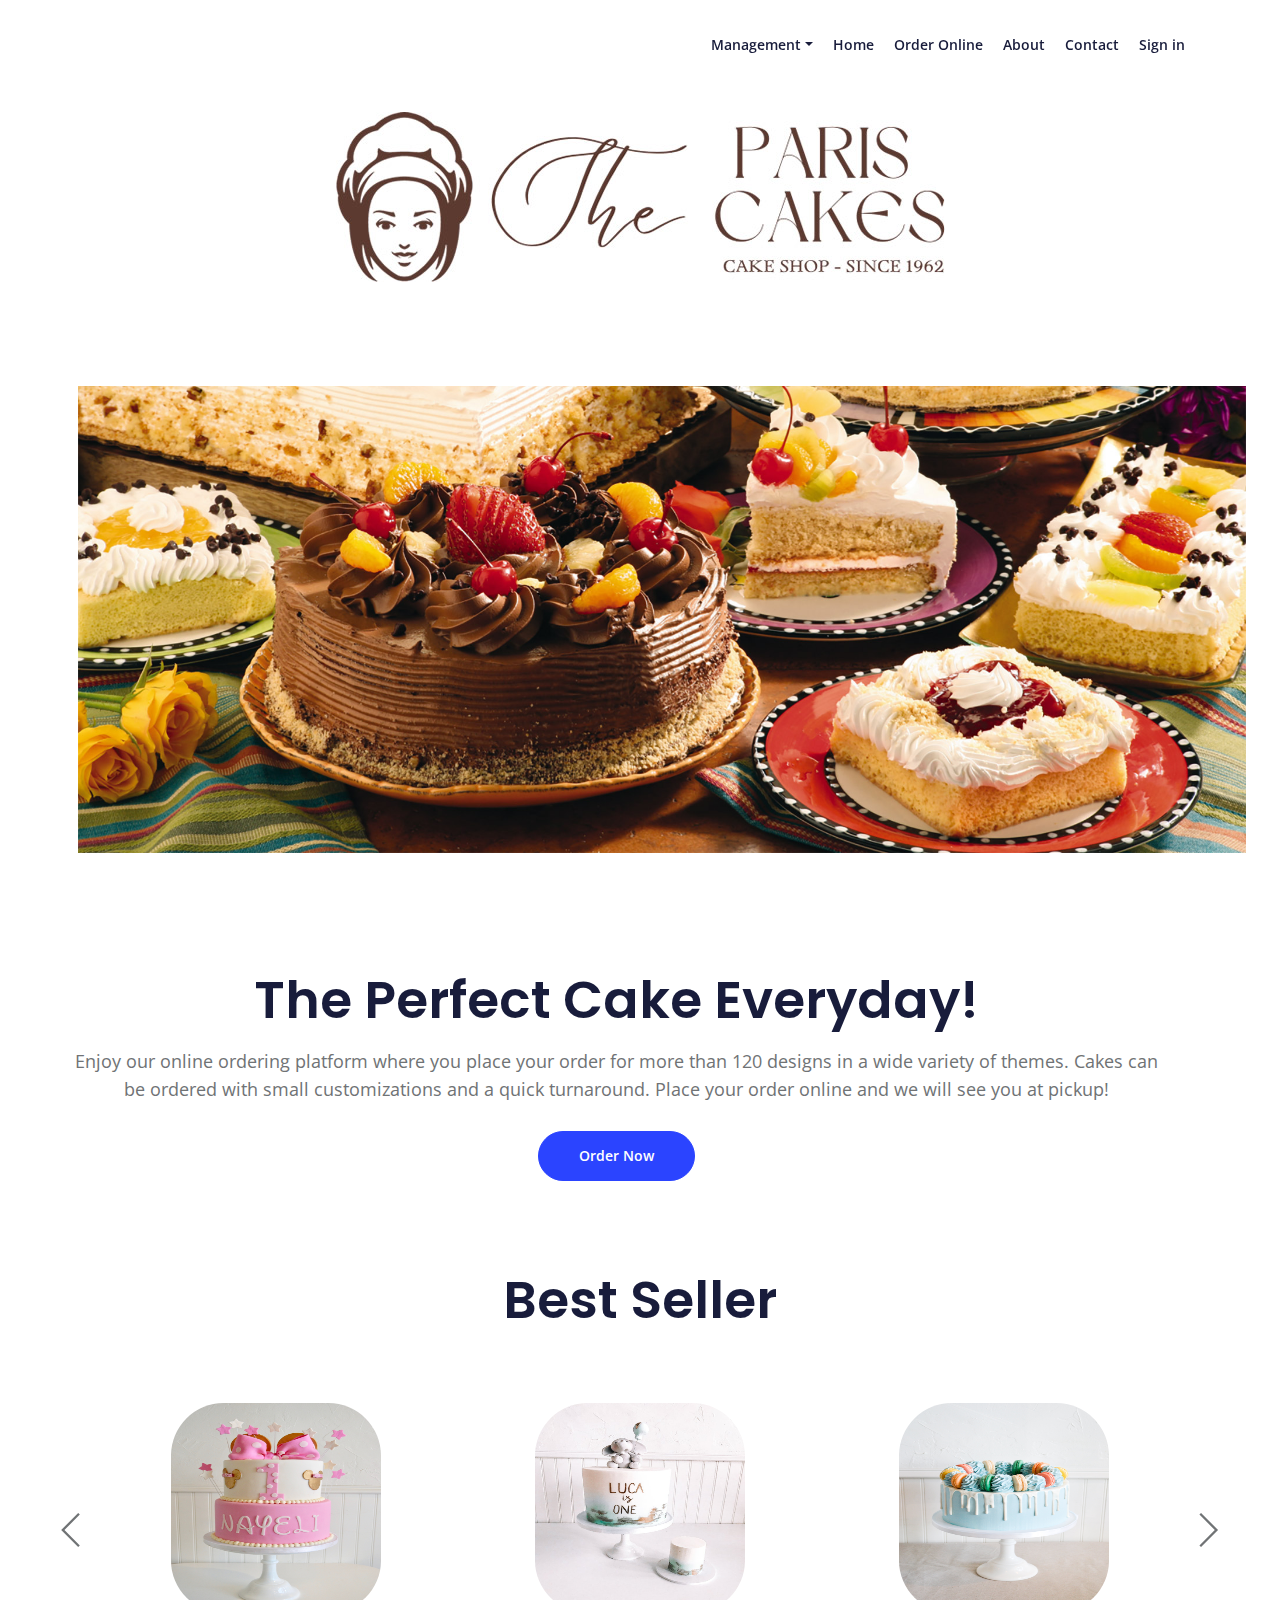
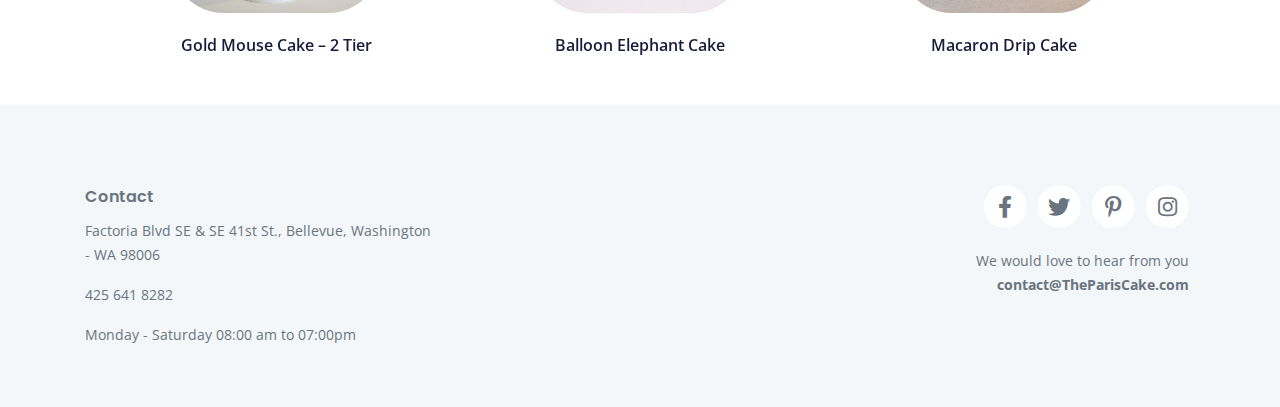
<file: web/index.html>
<!DOCTYPE html>
<html lang="en">
<head>
    <meta charset="utf-8">
    <meta name="viewport" content="width=device-width, initial-scale=1, shrink-to-fit=no">
    
    <!-- SEO Meta Tags -->
    <meta name="description" content="The Parish Bakery - Homemade cakes with love.">
   
    <!-- OG Meta Tags to improve the way the post looks when you share the page on Facebook, Twitter, LinkedIn -->
	<meta property="og:site_name" content="" /> <!-- website name -->
	<meta property="og:site" content="" /> <!-- website link -->
	<meta property="og:title" content=""/> <!-- title shown in the actual shared post -->
	<meta property="og:description" content="" /> <!-- description shown in the actual shared post -->
	<meta property="og:image" content="" /> <!-- image link, make sure it's jpg -->
	<meta property="og:url" content="" /> <!-- where do you want your post to link to -->
	<meta name="twitter:card" content="summary_large_image"> <!-- to have large image post format in Twitter -->

    <!-- Webpage Title -->
    <title>The Parish Bakery - Homemade cakes with love.</title>
    
    <!-- Styles -->
    <link href="https://fonts.googleapis.com/css2?family=Open+Sans:ital,wght@0,400;0,600;0,700;1,400&display=swap" rel="stylesheet">
    <link href="https://fonts.googleapis.com/css2?family=Poppins:wght@600&display=swap" rel="stylesheet">
    <link href="css/bootstrap.css" rel="stylesheet">
    <link href="css/fontawesome-all.css" rel="stylesheet">
    <link href="css/swiper.css" rel="stylesheet">
	<link href="css/magnific-popup.css" rel="stylesheet">
	<link href="css/styles.css" rel="stylesheet">
	
	<!-- Favicon  -->
    <link rel="icon" href="images/logo.svg">
</head>
<body data-spy="scroll" data-target=".fixed-top">
   

    <!-- Navigation -->
    <nav class="navbar navbar-expand-lg fixed-top navbar-light">
        
        <div class="container">
            
            <!-- Text Logo - Use this if you don't have a graphic logo -->
            <!-- <a class="navbar-brand logo-text page-scroll" href="index.html">Viso</a> -->

            <!-- Image Logo -->
            <!--a class="navbar-brand logo-image" href="index.html"><img src="images/logo.svg" alt="alternative"></a--> 
           
            <div class="navbar-collapse offcanvas-collapse" id="navbarsExampleDefault">
                <ul class="navbar-nav ml-auto">
                    <li class="nav-item dropdown">
                        <a class="nav-link dropdown-toggle" href="#" id="dropdown01" data-toggle="dropdown" aria-haspopup="true" aria-expanded="false">Management</a>
                        <div class="dropdown-menu" aria-labelledby="dropdown01">
                            <a class="dropdown-item page-scroll" href="inventory.html">Inventory</a>
                            <div class="dropdown-divider"></div>
                            <a class="dropdown-item page-scroll" href="orders.html">Orders</a>
                        </div>
                    </li>
                    <li class="nav-item">
                        <a class="nav-link" href="index.html">Home <span class="sr-only">(current)</span></a>
                    </li>
                    <li class="nav-item">
                        <a class="nav-link" href="products.html">Order Online <span class="sr-only">(current)</span></a>
                    </li>
                   
                    <li class="nav-item">
                        <a class="nav-link" href="about.html">About</a>
                    </li>
                    
                    <li class="nav-item">
                        <a class="nav-link" href="contact.html">Contact</a>
                    </li>
                    <li class="nav-item">
                        <a class="nav-link" href="Sign_in.html">Sign in</a>
                    </li>
                </ul>
                
            </div> <!-- end of navbar-collapse -->
        </div> <!-- end of container -->
    </nav> <!-- end of navbar -->
    <!-- end of navigation -->
    <div class="header_Logo">
     <a class="logo-image" href="index.html"><img src="images/logoHorizontal.jpg" alt="alternative"></a> 
    </div>
    
    <!-- Header -->
    <header id="header" class="header">
        <div class="container">
            <div class="row" >
                <div >
                    <div class="image-container">
                        <img class="img-fluid" src="images/header.jpg" alt="alternative">
                    </div> <!-- end of image-container -->
                </div> <!-- end of col -->
                <div >
                    <div class="text-container">
                        <h1 class="h1-large">The Perfect Cake Everyday! </h1>
                        <p class="p-large">Enjoy our online ordering platform where you place your order for more than 120 designs in a wide variety of themes.
                             Cakes can be ordered with small customizations and a quick turnaround. Place your order online and we will see you at pickup! </p>
                        <a class="btn-solid-lg page-scroll" href="products.html">Order Now</a>
                    </div> <!-- end of text-container -->
                </div> <!-- end of div -->
                
            </div> <!-- end of row -->
        </div> <!-- end of container -->
    </header> <!-- end of header -->
    <!-- end of header -->
<div>
    <h1 class="h1-large" style="text-align:center" >Best Seller </h1>
</div>

    <!-- Best Seller -->
    <div class="slider">
        <div class="container">
            <div class="row">
                <div class="col-lg-12">
                   
                    <!-- Card Slider -->
                    <div class="slider-container">
                        <div class="swiper-container card-slider">
                            <div class="swiper-wrapper">
                                
                                <!-- Slide -->
                                <div class="swiper-slide">
                                    <div class="card">
                                        <img class="card-image" src="images/bestseller_12.jpeg" alt="alternative">
                                        <p class="testimonial-author">Gold Mouse Cake – 2 Tier</p>
                                      
                                    </div>
                                </div> <!-- end of swiper-slide -->
                                <!-- end of slide -->
        
                                <!-- Slide -->
                                <div class="swiper-slide">
                                    <div class="card">
                                        <img class="card-image" src="images/bestseller_10.jpeg" alt="alternative">
                                        <p class="testimonial-author">Balloon Elephant Cake</p>   
                                    </div>        
                                </div> <!-- end of swiper-slide -->
                                <!-- end of slide -->
        
                                <!-- Slide -->
                                <div class="swiper-slide">
                                    <div class="card">
                                        <img class="card-image" src="images/bestseller_7.jpeg" alt="alternative">
                                        <p class="testimonial-author">Macaron Drip Cake</p>  
                                    </div>        
                                </div> <!-- end of swiper-slide -->
                                <!-- end of slide -->
        
                                <!-- Slide -->
                                <div class="swiper-slide">
                                    <div class="card">
                                        <img class="card-image" src="images/bestseller_8.jpeg" alt="alternative">
                                        <p class="testimonial-author">Woodland Cake</p>
                                    </div>
                                </div> <!-- end of swiper-slide -->
                                <!-- end of slide -->
        
                                <!-- Slide -->
                                <div class="swiper-slide">
                                    <div class="card">
                                        <img class="card-image" src="images/bestseller_9.jpeg" alt="alternative">
                                        <p class="testimonial-author">Oil Paint Floral Cake</p>
                                    </div>        
                                </div> <!-- end of swiper-slide -->
                                <!-- end of slide -->
        
                                <!-- Slide -->
                                <div class="swiper-slide">
                                    <div class="card">
                                        <img class="card-image" src="images/bestseller_6.jpg" alt="alternative">
                                        <p class="testimonial-author">Neapolitan Cake</p>
                                    </div>        
                                </div> <!-- end of swiper-slide -->
                                <!-- end of slide -->
                            
                            </div> <!-- end of swiper-wrapper -->
        
                            <!-- Add Arrows -->
                            <div class="swiper-button-next"></div>
                            <div class="swiper-button-prev"></div>
                            <!-- end of add arrows -->
        
                        </div> <!-- end of swiper-container -->
                    </div> <!-- end of slider-container -->
                    <!-- end of card slider -->

                </div> <!-- end of col -->
            </div> <!-- end of row -->
        </div> <!-- end of container -->
    </div> <!-- end of slider -->
    <!-- end of Best Seller -->

    
    <!-- Footer -->
    <div class="footer bg-gray">
        <div class="container">
            <div class="row">
                <div class="col-lg-12">
                    <div class="footer-col first">
                        <h6>Contact</h6>
                        <p class="p-small">Factoria Blvd SE & SE 41st St., Bellevue, Washington - WA 98006</p>
                        <p class="p-small">	425 641 8282</p>
                        <p class="p-small">	Monday - Saturday 08:00 am to 07:00pm</p> 
                    </div> <!-- end of footer-col -->
                    <div class="footer-col second">
                        <iframe src="https://www.google.com/maps/embed?pb=!1m18!1m12!1m3!1d2691.6167686893864!2d-122.17298938437051!3d47.57524437918254!2m3!1f0!2f0!3f0!3m2!1i1024!2i768!4f13.1!3m3!1m2!1s0x549069551869e76f%3A0xa9da52d162551043!2sFactoria%20Square%20Mall%20SE%2C%20Bellevue%2C%20WA%2098006!5e0!3m2!1sen!2sus!4v1646208927272!5m2!1sen!2sus"  style="border:0;" allowfullscreen="" loading="lazy"></iframe>
 
                    </div> <!-- end of footer-col -->
                    <div class="footer-col third">
                        <span class="fa-stack">
                            <a href="#your-link">
                                <i class="fas fa-circle fa-stack-2x"></i>
                                <i class="fab fa-facebook-f fa-stack-1x"></i>
                            </a>
                        </span>
                        <span class="fa-stack">
                            <a href="#your-link">
                                <i class="fas fa-circle fa-stack-2x"></i>
                                <i class="fab fa-twitter fa-stack-1x"></i>
                            </a>
                        </span>
                        <span class="fa-stack">
                            <a href="#your-link">
                                <i class="fas fa-circle fa-stack-2x"></i>
                                <i class="fab fa-pinterest-p fa-stack-1x"></i>
                            </a>
                        </span>
                        <span class="fa-stack">
                            <a href="#your-link">
                                <i class="fas fa-circle fa-stack-2x"></i>
                                <i class="fab fa-instagram fa-stack-1x"></i>
                            </a>
                        </span>
                        <p class="p-small">We would love to hear from you <a href="mailto:contact@TheParisCake.com"><strong>contact@TheParisCake.com</strong></a></p>
                    </div> <!-- end of footer-col -->
                </div> <!-- end of col -->
            </div> <!-- end of row -->
        </div> <!-- end of container -->
    </div> <!-- end of footer -->  
    <!-- end of footer -->


      	
    <!-- Scripts -->
    <script src="js/jquery.min.js"></script> <!-- jQuery for Bootstrap's JavaScript plugins -->
    <script src="js/bootstrap.min.js"></script> <!-- Bootstrap framework -->
    <script src="js/jquery.easing.min.js"></script> <!-- jQuery Easing for smooth scrolling between anchors -->
    <script src="js/swiper.min.js"></script> <!-- Swiper for image and text sliders -->
    <script src="js/jquery.magnific-popup.js"></script> <!-- Magnific Popup for lightboxes -->
    <script src="js/morphext.min.js"></script> <!-- Morphtext rotating text in the header -->
    <script src="js/isotope.pkgd.min.js"></script> <!-- Isotope for filter -->
    <script src="js/scripts.js"></script> <!-- Custom scripts -->
</body>
</html>
</file>
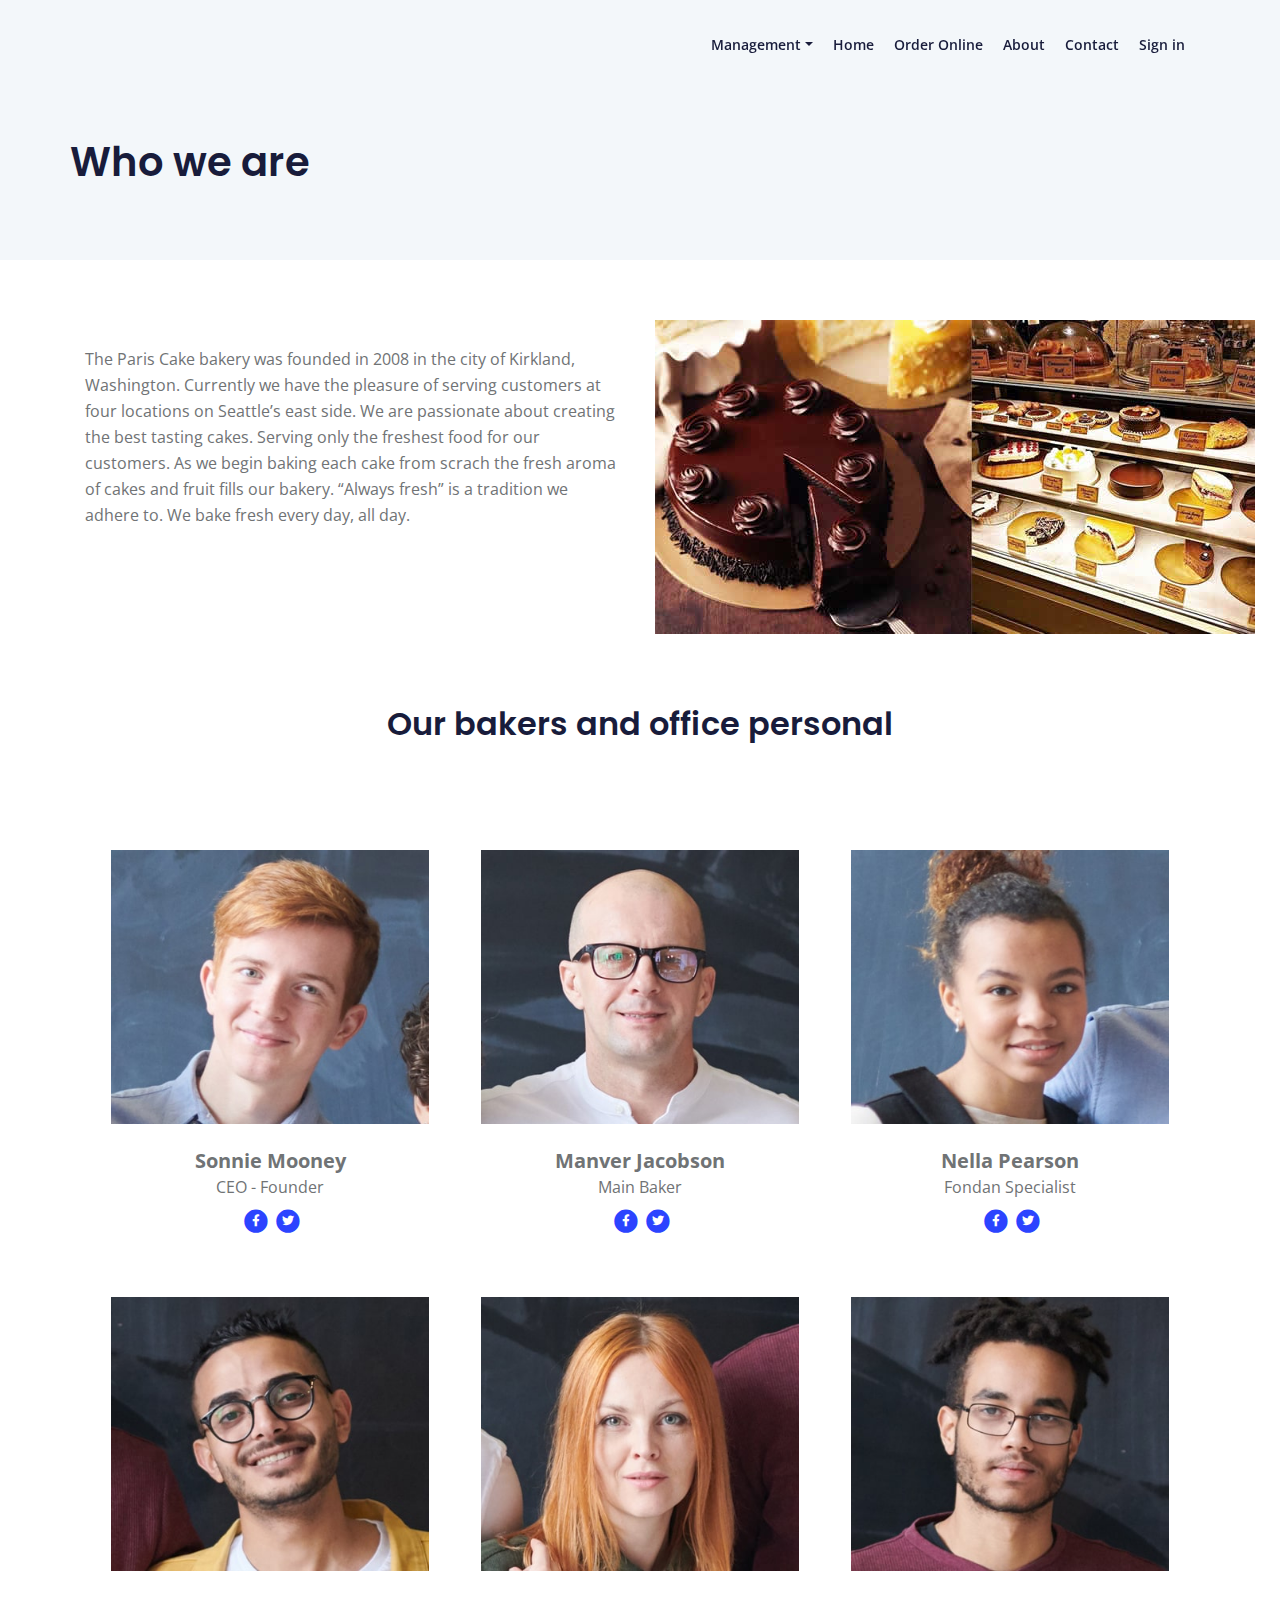
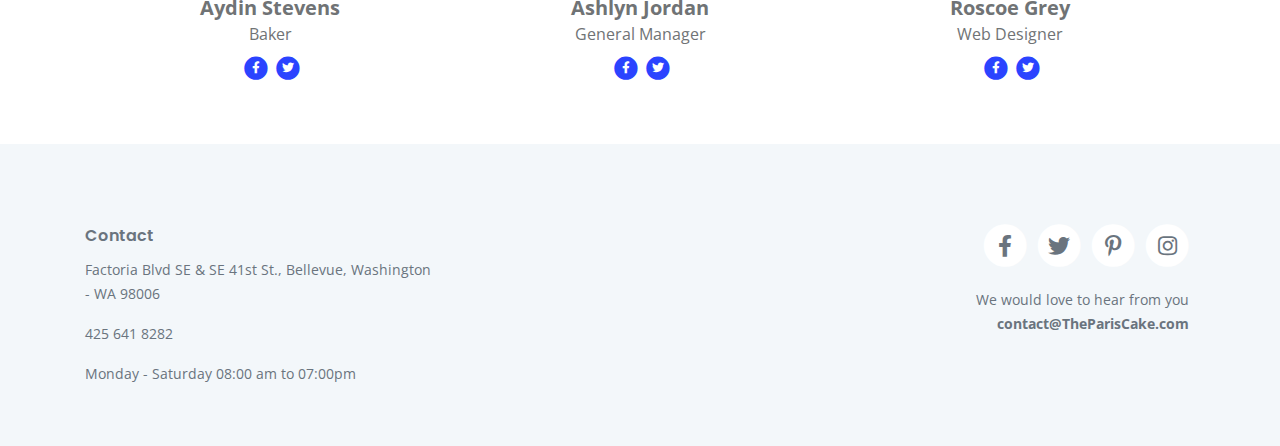
<file: web/about.html>
<!DOCTYPE html>
<html lang="en">
<head>
    <meta charset="utf-8">
    <meta name="viewport" content="width=device-width, initial-scale=1, shrink-to-fit=no">
    
   
    <!-- Webpage Title -->
    <title>About Us</title>
    
    <!-- Styles -->
    <link href="https://fonts.googleapis.com/css2?family=Open+Sans:ital,wght@0,400;0,600;0,700;1,400&display=swap" rel="stylesheet">
    <link href="https://fonts.googleapis.com/css2?family=Poppins:wght@600&display=swap" rel="stylesheet">
    <link href="css/bootstrap.css" rel="stylesheet">
    <link href="css/fontawesome-all.css" rel="stylesheet">
    <link href="css/swiper.css" rel="stylesheet">
	<link href="css/magnific-popup.css" rel="stylesheet">
	<link href="css/styles.css" rel="stylesheet">
	
	<!-- Favicon  -->
    <link rel="icon" href="images/logo.svg">
</head>
<body data-spy="scroll" data-target=".fixed-top">
    
    <!-- Navigation -->
    <nav class="navbar navbar-expand-lg fixed-top navbar-light">
        
        <div class="container">
            
            <!-- Text Logo - Use this if you don't have a graphic logo -->
            <!-- <a class="navbar-brand logo-text page-scroll" href="index.html">Viso</a> -->

            <!-- Image Logo -->
            <!--a class="navbar-brand logo-image" href="index.html"><img src="images/logo.svg" alt="alternative"></a--> 
           
            <div class="navbar-collapse offcanvas-collapse" id="navbarsExampleDefault">
                <ul class="navbar-nav ml-auto">
                    <li class="nav-item dropdown">
                        <a class="nav-link dropdown-toggle" href="#" id="dropdown01" data-toggle="dropdown" aria-haspopup="true" aria-expanded="false">Management</a>
                        <div class="dropdown-menu" aria-labelledby="dropdown01">
                            <a class="dropdown-item page-scroll" href="inventory.html">Inventory</a>
                            <div class="dropdown-divider"></div>
                            <a class="dropdown-item page-scroll" href="orders.html">Orders</a>
                        </div>
                    </li>
                    <li class="nav-item">
                        <a class="nav-link" href="index.html">Home <span class="sr-only">(current)</span></a>
                    </li>
                    <li class="nav-item">
                        <a class="nav-link" href="products.html">Order Online <span class="sr-only">(current)</span></a>
                    </li>
                   
                    <li class="nav-item">
                        <a class="nav-link" href="about.html">About</a>
                    </li>
                    
                    <li class="nav-item">
                        <a class="nav-link" href="contact.html">Contact</a>
                    </li>
                    <li class="nav-item">
                        <a class="nav-link" href="Sign_in.html">Sign in</a>
                    </li>
                </ul>
                
            </div> <!-- end of navbar-collapse -->
        </div> <!-- end of container -->
    </nav> <!-- end of navbar -->
    <!-- end of navigation -->


    <!-- Header -->
    <header class="ex-header bg-gray">
        <div class="container">
            <div class="row">
                <h1>Who we are</h1>
            </div> <!-- end of row -->
        </div> <!-- end of container -->
    </header> <!-- end of ex-header -->
    <!-- end of header -->


     <!-- OurBakery -->
     <div class="basic-3" >
        <div class="container">
            <div class="row">
               <div class="col-sm-6"><!--/div> "col-lg-6 col-xl-5"-->
                    <div class="text-container"> 
                        &nbsp; 
                        &nbsp;
                     <p >
                        The Paris Cake bakery was founded in 2008 in the city of Kirkland, Washington. Currently we have the pleasure of serving
                        customers at four locations on Seattle’s east side.
                        We are passionate about creating the best tasting cakes. Serving only the freshest food for our customers.
                        As we begin baking each cake from scrach the fresh aroma of cakes and fruit fills our bakery.
                        “Always fresh” is a tradition we adhere to. We bake fresh every day, all day.   
                    </p>
                    </div>  
                </div>
                <div class="col-sm-6">
                    <div  ><!--/div>--class="col-lg-6 col-xl-7"-->
                        <img class=".ex-cards-1 .card" src="images/OurBakery.jpg">  </img>
                    </div>
                </div> <!-- end of image-container -->
            </div> <!-- end of row -->
      </div> <!-- end of container -->
    </div> <!-- end of basic-3 -->
    <!-- end of OurBakery -->
  

  <div class="ex-basic-1 pt-4" style="text-align:center"  ><!--/div>--basic-3" -->
        <div class="container">
             <h2 class="h2-large">Our bakers and office personal </h1>
         </div>
 </div>

  <!-- OurBakery people -->
    <div class="ex-cards-5 pt-5">
        <div class="container">
            <div class="row">
                <div class="col-lg-12 mt-5">
                    <!-- Card-->
                    <div class="card">
                        <div class="card-image"><img class="img-fluid" src="images/team-member-2.jpg" alt="alternative"></div>
                        <div class="card-body">
                            <p class="name">Sonnie Mooney</p>
                            <p class="job-title">CEO - Founder</p>
                        </div>
                        <div class="social-icons">
                            <span class="fa-stack">
                                <a href="#your-link">
                                    <i class="fas fa-circle fa-stack-2x"></i>
                                    <i class="fab fa-facebook-f fa-stack-1x"></i>
                                </a>
                            </span>
                            <span class="fa-stack">
                                <a href="#your-link">
                                    <i class="fas fa-circle fa-stack-2x"></i>
                                    <i class="fab fa-twitter fa-stack-1x"></i>
                                </a>
                            </span>
                        </div> <!-- end of social-icons -->
                    </div> <!-- end of card -->
                    <!-- end of card -->

                    <!-- Card-->
                    <div class="card">
                        <div class="card-image"><img class="img-fluid" src="images/team-member-3.jpg" alt="alternative"></div>
                        <div class="card-body">
                            <p class="name">Manver Jacobson</p>
                            <p class="job-title">Main Baker</p>
                        </div>
                        <div class="social-icons">
                            <span class="fa-stack">
                                <a href="#your-link">
                                    <i class="fas fa-circle fa-stack-2x"></i>
                                    <i class="fab fa-facebook-f fa-stack-1x"></i>
                                </a>
                            </span>
                            <span class="fa-stack">
                                <a href="#your-link">
                                    <i class="fas fa-circle fa-stack-2x"></i>
                                    <i class="fab fa-twitter fa-stack-1x"></i>
                                </a>
                            </span>
                        </div> <!-- end of social-icons -->
                    </div> <!-- end of card -->
                    <!-- end of card -->
                    
                    <!-- Card-->
                      <div class="card">
                        <div class="card-image"><img class="img-fluid" src="images/team-member-1.jpg" alt="alternative"></div>
                        <div class="card-body">
                            <p class="name">Nella Pearson</p>
                            <p class="job-title">Fondan Specialist</p>
                        </div>
                        <div class="social-icons">
                            <span class="fa-stack">
                                <a href="#your-link">
                                    <i class="fas fa-circle fa-stack-2x"></i>
                                    <i class="fab fa-facebook-f fa-stack-1x"></i>
                                </a>
                            </span>
                            <span class="fa-stack">
                                <a href="#your-link">
                                    <i class="fas fa-circle fa-stack-2x"></i>
                                    <i class="fab fa-twitter fa-stack-1x"></i>
                                </a>
                            </span>
                        </div> <!-- end of social-icons -->
                    </div> <!-- end of card -->
                    <!-- end of card -->

                   <!-- Card-->
                     <div class="card">
                    <div class="card-image"><img class="img-fluid" src="images/team-member-6.jpg" alt="alternative"></div>
                    <div class="card-body">
                        <p class="name">Aydin Stevens</p>
                        <p class="job-title">Baker</p>
                    </div>
                    <div class="social-icons">
                        <span class="fa-stack">
                            <a href="#your-link">
                                <i class="fas fa-circle fa-stack-2x"></i>
                                <i class="fab fa-facebook-f fa-stack-1x"></i>
                            </a>
                        </span>
                        <span class="fa-stack">
                            <a href="#your-link">
                                <i class="fas fa-circle fa-stack-2x"></i>
                                <i class="fab fa-twitter fa-stack-1x"></i>
                            </a>
                        </span>
                    </div> <!-- end of social-icons -->
                    </div> <!-- end of card -->
                   <!-- end of card -->
                                    
                    <!-- Card-->
                    <div class="card">
                        <div class="card-image"><img class="img-fluid" src="images/team-member-4.jpg" alt="alternative"></div>
                        <div class="card-body">
                            <p class="name">Ashlyn Jordan</p>
                            <p class="job-title">General Manager</p>
                        </div>
                        <div class="social-icons">
                            <span class="fa-stack">
                                <a href="#your-link">
                                    <i class="fas fa-circle fa-stack-2x"></i>
                                    <i class="fab fa-facebook-f fa-stack-1x"></i>
                                </a>
                            </span>
                            <span class="fa-stack">
                                <a href="#your-link">
                                    <i class="fas fa-circle fa-stack-2x"></i>
                                    <i class="fab fa-twitter fa-stack-1x"></i>
                                </a>
                            </span>
                        </div> <!-- end of social-icons -->
                    </div> <!-- end of card -->
                    <!-- end of card -->

                    <!-- Card-->
                    <div class="card">
                        <div class="card-image"><img class="img-fluid" src="images/team-member-5.jpg" alt="alternative"></div>
                        <div class="card-body">
                            <p class="name">Roscoe Grey</p>
                            <p class="job-title">Web Designer</p>
                        </div>
                        <div class="social-icons">
                            <span class="fa-stack">
                                <a href="#your-link">
                                    <i class="fas fa-circle fa-stack-2x"></i>
                                    <i class="fab fa-facebook-f fa-stack-1x"></i>
                                </a>
                            </span>
                            <span class="fa-stack">
                                <a href="#your-link">
                                    <i class="fas fa-circle fa-stack-2x"></i>
                                    <i class="fab fa-twitter fa-stack-1x"></i>
                                </a>
                            </span>
                        </div> <!-- end of social-icons -->
                    </div> <!-- end of card -->
                    <!-- end of card -->

   

                </div> <!-- end of col -->
            </div> <!-- end of row -->
        </div> <!-- end of container -->
    </div> <!-- end of ex-cards-5 -->
    <!-- end of cards -->
  <!-- end of OurBakery people-->

  
    <!-- Footer -->
    <div class="footer bg-gray">
        <div class="container">
            <div class="row">
                <div class="col-lg-12">
                    <div class="footer-col first">
                        <h6>Contact</h6>
                        <p class="p-small">Factoria Blvd SE & SE 41st St., Bellevue, Washington - WA 98006</p>
                        <p class="p-small">	425 641 8282</p>
                        <p class="p-small">	Monday - Saturday 08:00 am to 07:00pm</p> 
                    </div> <!-- end of footer-col -->
                    <div class="footer-col second">
                        <iframe src="https://www.google.com/maps/embed?pb=!1m18!1m12!1m3!1d2691.6167686893864!2d-122.17298938437051!3d47.57524437918254!2m3!1f0!2f0!3f0!3m2!1i1024!2i768!4f13.1!3m3!1m2!1s0x549069551869e76f%3A0xa9da52d162551043!2sFactoria%20Square%20Mall%20SE%2C%20Bellevue%2C%20WA%2098006!5e0!3m2!1sen!2sus!4v1646208927272!5m2!1sen!2sus"  style="border:0;" allowfullscreen="" loading="lazy"></iframe>
 
                    </div> <!-- end of footer-col -->
                    <div class="footer-col third">
                        <span class="fa-stack">
                            <a href="#your-link">
                                <i class="fas fa-circle fa-stack-2x"></i>
                                <i class="fab fa-facebook-f fa-stack-1x"></i>
                            </a>
                        </span>
                        <span class="fa-stack">
                            <a href="#your-link">
                                <i class="fas fa-circle fa-stack-2x"></i>
                                <i class="fab fa-twitter fa-stack-1x"></i>
                            </a>
                        </span>
                        <span class="fa-stack">
                            <a href="#your-link">
                                <i class="fas fa-circle fa-stack-2x"></i>
                                <i class="fab fa-pinterest-p fa-stack-1x"></i>
                            </a>
                        </span>
                        <span class="fa-stack">
                            <a href="#your-link">
                                <i class="fas fa-circle fa-stack-2x"></i>
                                <i class="fab fa-instagram fa-stack-1x"></i>
                            </a>
                        </span>
                        <p class="p-small">We would love to hear from you <a href="mailto:contact@TheParisCake.com"><strong>contact@TheParisCake.com</strong></a></p>
                    </div> <!-- end of footer-col -->
                </div> <!-- end of col -->
            </div> <!-- end of row -->
        </div> <!-- end of container -->
    </div> <!-- end of footer -->  
    <!-- end of footer -->

    
    	
    <!-- Scripts -->
    <script src="js/jquery.min.js"></script> <!-- jQuery for Bootstrap's JavaScript plugins -->
    <script src="js/bootstrap.min.js"></script> <!-- Bootstrap framework -->
    <script src="js/jquery.easing.min.js"></script> <!-- jQuery Easing for smooth scrolling between anchors -->
    <script src="js/swiper.min.js"></script> <!-- Swiper for image and text sliders -->
    <script src="js/jquery.magnific-popup.js"></script> <!-- Magnific Popup for lightboxes -->
    <script src="js/morphext.min.js"></script> <!-- Morphtext rotating text in the header -->
    <script src="js/isotope.pkgd.min.js"></script> <!-- Isotope for filter -->
    <script src="js/scripts.js"></script> <!-- Custom scripts -->
</body>
</html>
</file>
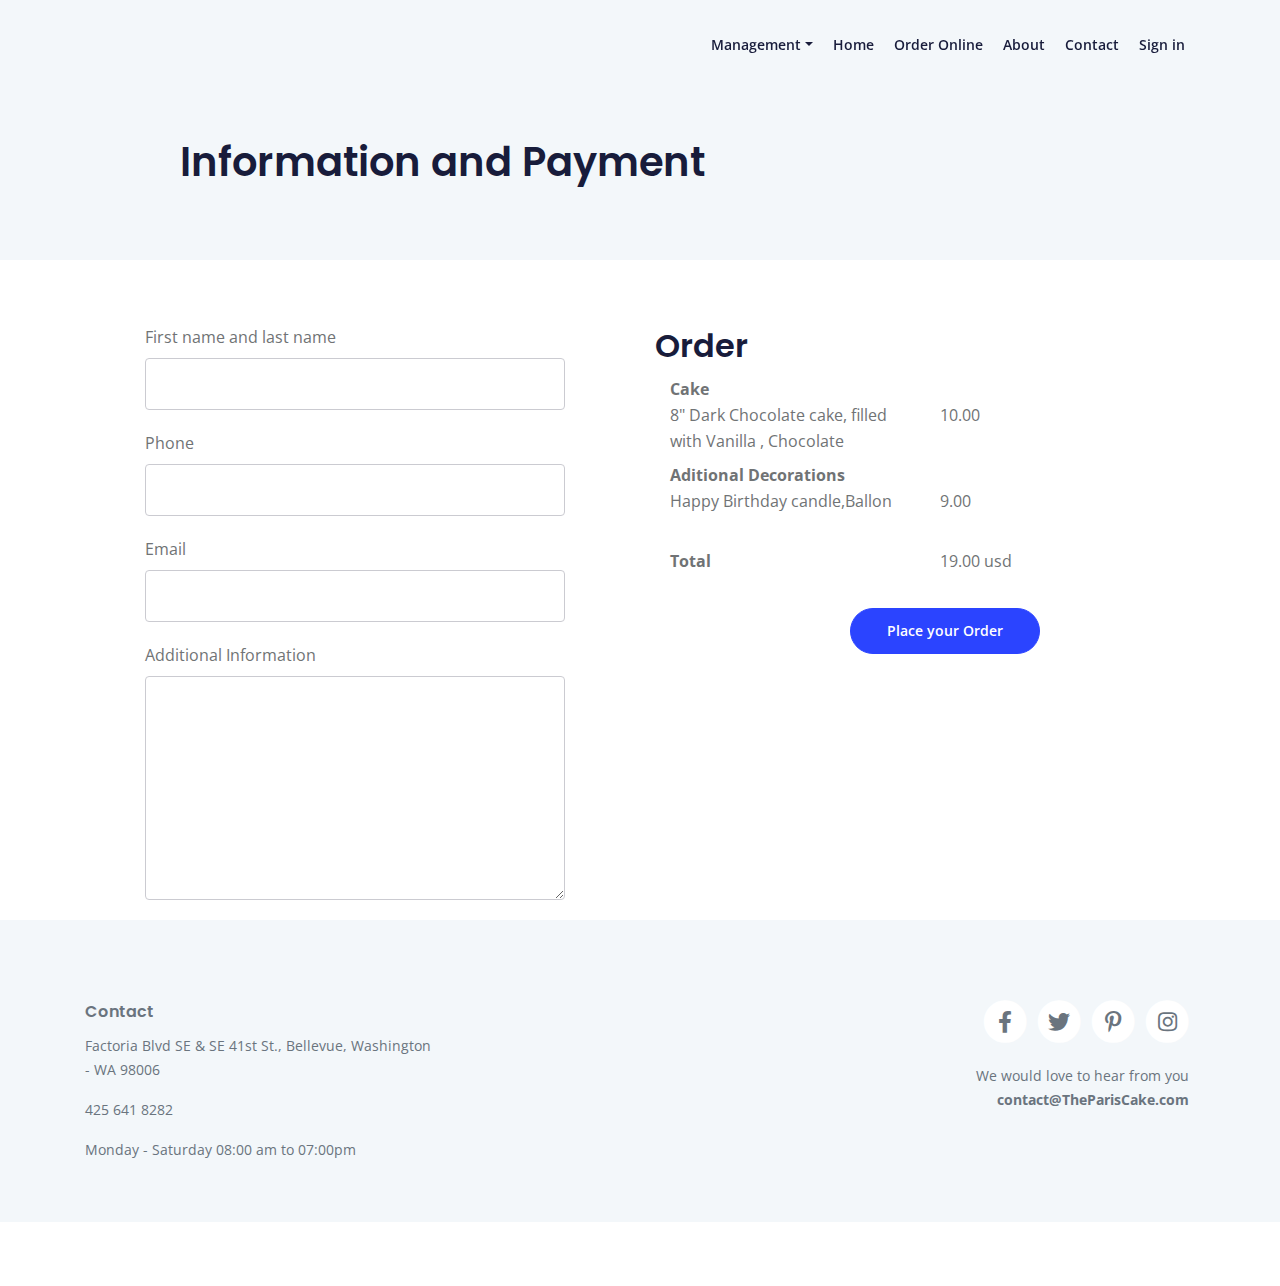
<file: web/CheckOut.html>
<!DOCTYPE html>
<html lang="en">
<head>
    <meta charset="utf-8">
    <meta name="viewport" content="width=device-width, initial-scale=1, shrink-to-fit=no">
    
    <!-- SEO Meta Tags -->
    <meta name="description" content="The Parish Bakery - Homemade cakes with love.">
   
    <!-- OG Meta Tags to improve the way the post looks when you share the page on Facebook, Twitter, LinkedIn -->
	<meta property="og:site_name" content="" /> <!-- website name -->
	<meta property="og:site" content="" /> <!-- website link -->
	<meta property="og:title" content=""/> <!-- title shown in the actual shared post -->
	<meta property="og:description" content="" /> <!-- description shown in the actual shared post -->
	<meta property="og:image" content="" /> <!-- image link, make sure it's jpg -->
	<meta property="og:url" content="" /> <!-- where do you want your post to link to -->
	<meta name="twitter:card" content="summary_large_image"> <!-- to have large image post format in Twitter -->

    <!-- Webpage Title -->
    <title>The Parish Bakery - Homemade cakes with love.</title>
    
    <!-- Styles -->
    <link href="https://fonts.googleapis.com/css2?family=Open+Sans:ital,wght@0,400;0,600;0,700;1,400&display=swap" rel="stylesheet">
    <link href="https://fonts.googleapis.com/css2?family=Poppins:wght@600&display=swap" rel="stylesheet">
    <link href="css/bootstrap.css" rel="stylesheet">
    <link href="css/fontawesome-all.css" rel="stylesheet">
    <link href="css/swiper.css" rel="stylesheet">
	<link href="css/magnific-popup.css" rel="stylesheet">
	<link href="css/styles.css" rel="stylesheet">
	
	<!-- Favicon  -->
    <link rel="icon" href="images/logo.svg">
</head>
<body data-spy="scroll" data-target=".fixed-top">
   

    <!-- Navigation -->
    <nav class="navbar navbar-expand-lg fixed-top navbar-light">
        
        <div class="container">
            
            <!-- Text Logo - Use this if you don't have a graphic logo -->
            <!-- <a class="navbar-brand logo-text page-scroll" href="index.html">Viso</a> -->

            <!-- Image Logo -->
            <!--a class="navbar-brand logo-image" href="index.html"><img src="images/logo.svg" alt="alternative"></a--> 
           
            <div class="navbar-collapse offcanvas-collapse" id="navbarsExampleDefault">
                <ul class="navbar-nav ml-auto">
                    <li class="nav-item dropdown">
                        <a class="nav-link dropdown-toggle" href="#" id="dropdown01" data-toggle="dropdown" aria-haspopup="true" aria-expanded="false">Management</a>
                        <div class="dropdown-menu" aria-labelledby="dropdown01">
                            <a class="dropdown-item page-scroll" href="inventory.html">Inventory</a>
                            <div class="dropdown-divider"></div>
                            <a class="dropdown-item page-scroll" href="orders.html">Orders</a>
                        </div>
                    </li>
                    <li class="nav-item">
                        <a class="nav-link" href="index.html">Home <span class="sr-only">(current)</span></a>
                    </li>
                    <li class="nav-item">
                        <a class="nav-link" href="products.html">Order Online <span class="sr-only">(current)</span></a>
                    </li>
                   
                    <li class="nav-item">
                        <a class="nav-link" href="about.html">About</a>
                    </li>
                    
                    <li class="nav-item">
                        <a class="nav-link" href="contact.html">Contact</a>
                    </li>
                    <li class="nav-item">
                        <a class="nav-link" href="Sign_in.html">Sign in</a>
                    </li>
                </ul>
                
            </div> <!-- end of navbar-collapse -->
        </div> <!-- end of container -->
    </nav> <!-- end of navbar -->
    <!-- end of navigation -->
   
    
  <!-- Header -->
  <header class="ex-header bg-gray">
    <div class="container">
        <div class="row">
            <div class="col-xl-10 offset-xl-1">
                <h1>Information and Payment</h1>
            </div> <!-- end of col -->
        </div> <!-- end of row -->
    </div> <!-- end of container -->
</header> <!-- end of ex-header -->
<!-- end of header -->

    <!-- Details 2 -->
    <div class="basic-5">
        <div class="container">
            <div class="row">
                <div class="col-lg-6">
                    <div class="col-xl-10 offset-xl-1">
                        <!-- Form -->               
                         <!--form class="mt-5"-->
                            <div class="form-group">
                                <label >First name and last name</label>
                                <input type="text" class="form-control-input" id="cname" required>
                                
                            </div>
                            <div class="form-group">
                                <label >Phone</label>
                                <input type="text" class="form-control-input" id="cphone" required>
                                
                            </div>
                            <div class="form-group">
                                <label >Email</label>
                                <input type="email" class="form-control-input" id="cemail" required>
                            </div>
                            <div class="form-group">
                                <label >Additional Information</label>
                                <textarea class="form-control-textarea" id="cmessage" required></textarea>
                            </div>
                           
                        <!--/form-->
                        <!-- end of form -->
                    </div> <!-- end of col -->
                </div> <!-- end of col -->
                <div class="col-lg-6">
                    <h2>Order</h2> 
                    <div class="container">
                        <strong>Cake</strong> 
                        <div class="row">
                            <div class="col-lg-6">
                                <label>8" Dark Chocolate cake, filled with Vanilla , Chocolate </label>
                            </div>  
                            <div class="col-lg-6">
                                <label>10.00 </label>
                            </div> 
                        </div>
                        <strong>Aditional Decorations</strong> 
                        <div class="row">
                            <div class="col-lg-6">
                                <label>Happy Birthday candle,Ballon</label>
                            </div>   
                            <div class="col-lg-6">
                                <label>9.00</label>
                            </div>
                        </div>
                        <div class="row">
                            &nbsp;
                        </div>
                        <div class="row">
                            <div class="col-lg-6">
                                <strong>Total</strong> 
                            </div>
                            
                            <div class="col-lg-6">
                                <label>19.00 usd </label>
                            </div>  
                        </div>
                        <br>
                        <div class="row">
                            <div class="col-lg-4">
                               
                            </div>
                            <div class="col-lg-6">
                                <button type="submit" class="btn-solid-reg page-scroll">Place your Order</button>
                            </div>
                        </div>

                    </div>
                   
                  
                </div> <!-- end of col -->
            <!--/div--> <!-- end of row -->
        </div> <!-- end of container -->
    </div> <!-- end of basic-5 -->
    <!-- end of details 2 -->

    
    <!-- Footer -->
    <div class="footer bg-gray">
        <div class="container">
            <div class="row">
                <div class="col-lg-12">
                    <div class="footer-col first">
                        <h6>Contact</h6>
                      
                        <p class="p-small">Factoria Blvd SE & SE 41st St., Bellevue, Washington - WA 98006</p>
                        <p class="p-small">	425 641 8282</p>
                        <p class="p-small">	Monday - Saturday 08:00 am to 07:00pm</p> 
                    </div> <!-- end of footer-col -->
                    <div class="footer-col second">
                        <iframe src="https://www.google.com/maps/embed?pb=!1m18!1m12!1m3!1d2691.6167686893864!2d-122.17298938437051!3d47.57524437918254!2m3!1f0!2f0!3f0!3m2!1i1024!2i768!4f13.1!3m3!1m2!1s0x549069551869e76f%3A0xa9da52d162551043!2sFactoria%20Square%20Mall%20SE%2C%20Bellevue%2C%20WA%2098006!5e0!3m2!1sen!2sus!4v1646208927272!5m2!1sen!2sus"  style="border:0;" allowfullscreen="" loading="lazy"></iframe>
 
                    </div> <!-- end of footer-col -->
                    <div class="footer-col third">
                        <span class="fa-stack">
                            <a href="#your-link">
                                <i class="fas fa-circle fa-stack-2x"></i>
                                <i class="fab fa-facebook-f fa-stack-1x"></i>
                            </a>
                        </span>
                        <span class="fa-stack">
                            <a href="#your-link">
                                <i class="fas fa-circle fa-stack-2x"></i>
                                <i class="fab fa-twitter fa-stack-1x"></i>
                            </a>
                        </span>
                        <span class="fa-stack">
                            <a href="#your-link">
                                <i class="fas fa-circle fa-stack-2x"></i>
                                <i class="fab fa-pinterest-p fa-stack-1x"></i>
                            </a>
                        </span>
                        <span class="fa-stack">
                            <a href="#your-link">
                                <i class="fas fa-circle fa-stack-2x"></i>
                                <i class="fab fa-instagram fa-stack-1x"></i>
                            </a>
                        </span>
                        <p class="p-small">We would love to hear from you <a href="mailto:contact@TheParisCake.com"><strong>contact@TheParisCake.com</strong></a></p>
                    </div> <!-- end of footer-col -->
                </div> <!-- end of col -->
            </div> <!-- end of row -->
        </div> <!-- end of container -->
    </div> <!-- end of footer -->  
    <!-- end of footer -->


      	
    <!-- Scripts -->
    <script src="js/jquery.min.js"></script> <!-- jQuery for Bootstrap's JavaScript plugins -->
    <script src="js/bootstrap.min.js"></script> <!-- Bootstrap framework -->
    <script src="js/jquery.easing.min.js"></script> <!-- jQuery Easing for smooth scrolling between anchors -->
    <script src="js/swiper.min.js"></script> <!-- Swiper for image and text sliders -->
    <script src="js/jquery.magnific-popup.js"></script> <!-- Magnific Popup for lightboxes -->
    <script src="js/morphext.min.js"></script> <!-- Morphtext rotating text in the header -->
    <script src="js/isotope.pkgd.min.js"></script> <!-- Isotope for filter -->
    <script src="js/scripts.js"></script> <!-- Custom scripts -->
</body>
</html>
</file>
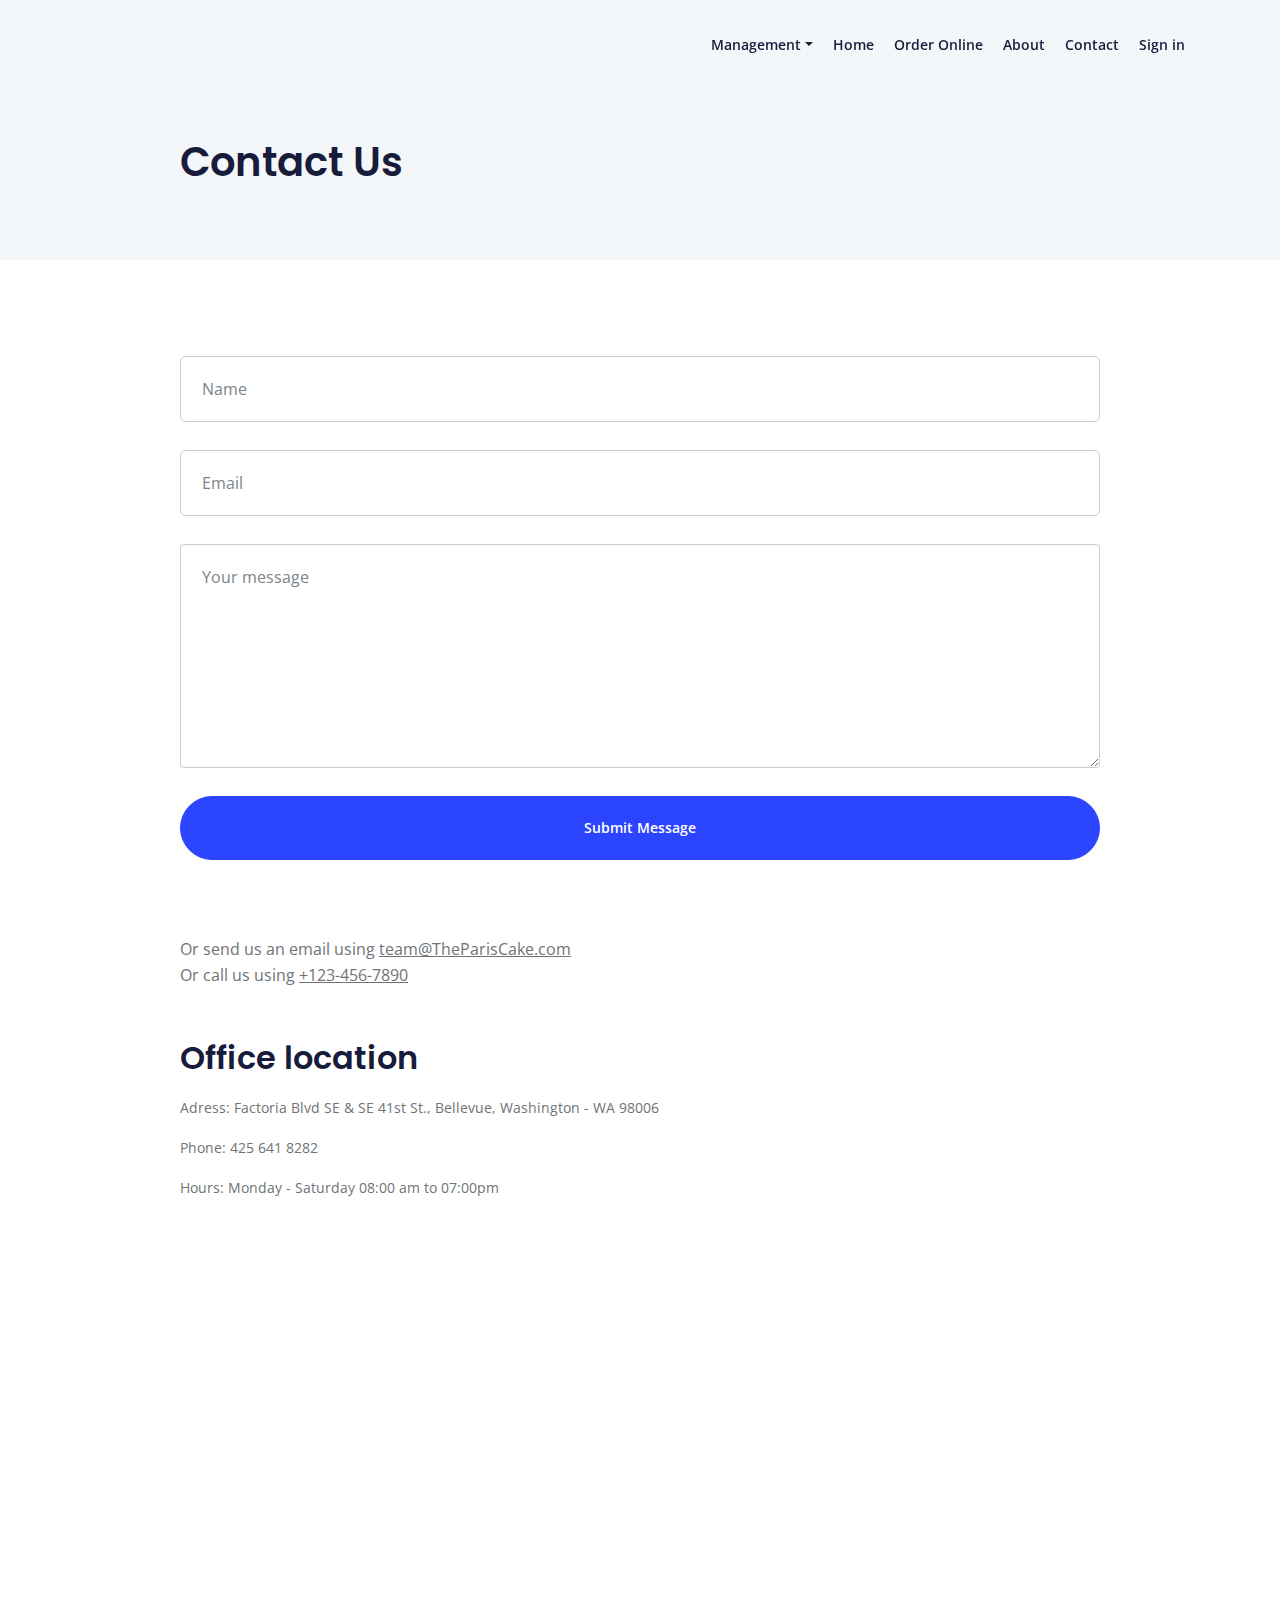
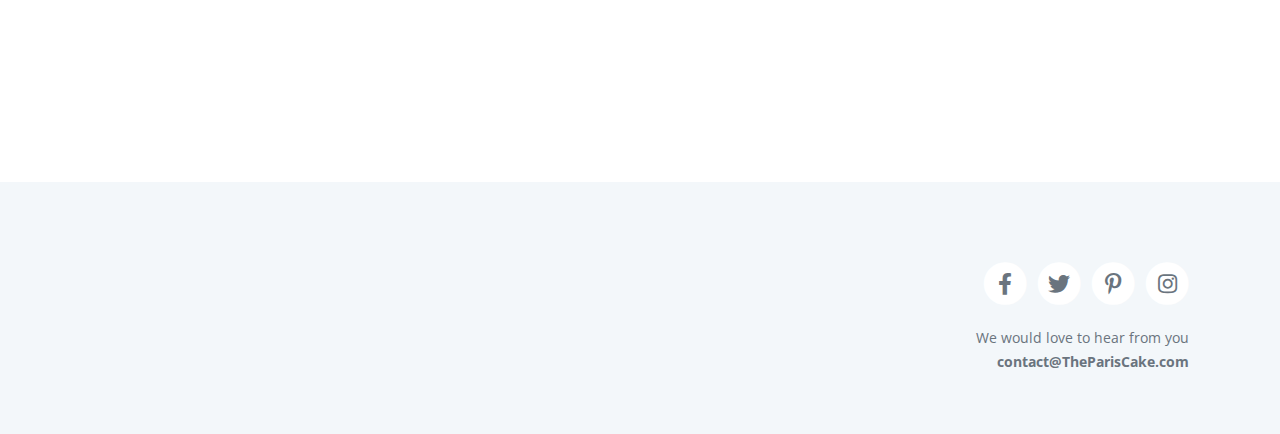
<file: web/contact.html>
<!DOCTYPE html>
<html lang="en">
<head>
    <meta charset="utf-8">
    <meta name="viewport" content="width=device-width, initial-scale=1, shrink-to-fit=no">
    
  
    <!-- Webpage Title -->
    <title>Contact Details </title>
    
    <!-- Styles -->
    <link href="https://fonts.googleapis.com/css2?family=Open+Sans:ital,wght@0,400;0,600;0,700;1,400&display=swap" rel="stylesheet">
    <link href="https://fonts.googleapis.com/css2?family=Poppins:wght@600&display=swap" rel="stylesheet">
    <link href="css/bootstrap.css" rel="stylesheet">
    <link href="css/fontawesome-all.css" rel="stylesheet">
    <link href="css/swiper.css" rel="stylesheet">
	<link href="css/magnific-popup.css" rel="stylesheet">
	<link href="css/styles.css" rel="stylesheet">
	
	<!-- Favicon  -->
    <link rel="icon" href="images/favicon.png">
</head>
<body data-spy="scroll" data-target=".fixed-top">
    
  
    <!-- Navigation -->
    <nav class="navbar navbar-expand-lg fixed-top navbar-light">
        
        <div class="container">
            
            <!-- Text Logo - Use this if you don't have a graphic logo -->
            <!-- <a class="navbar-brand logo-text page-scroll" href="index.html">Viso</a> -->

            <!-- Image Logo -->
            <!--a class="navbar-brand logo-image" href="index.html"><img src="images/logo.svg" alt="alternative"></a--> 
           
            <div class="navbar-collapse offcanvas-collapse" id="navbarsExampleDefault">
                <ul class="navbar-nav ml-auto">
                    <li class="nav-item dropdown">
                        <a class="nav-link dropdown-toggle" href="#" id="dropdown01" data-toggle="dropdown" aria-haspopup="true" aria-expanded="false">Management</a>
                        <div class="dropdown-menu" aria-labelledby="dropdown01">
                            <a class="dropdown-item page-scroll" href="inventory.html">Inventory</a>
                            <div class="dropdown-divider"></div>
                            <a class="dropdown-item page-scroll" href="orders.html">Orders</a>
                        </div>
                    </li>
                    <li class="nav-item">
                        <a class="nav-link" href="index.html">Home <span class="sr-only">(current)</span></a>
                    </li>
                    <li class="nav-item">
                        <a class="nav-link" href="products.html">Order Online <span class="sr-only">(current)</span></a>
                    </li>
                   
                    <li class="nav-item">
                        <a class="nav-link" href="about.html">About</a>
                    </li>
                    
                    <li class="nav-item">
                        <a class="nav-link" href="contact.html">Contact</a>
                    </li>
                    <li class="nav-item">
                        <a class="nav-link" href="Sign_in.html">Sign in</a>
                    </li>
                </ul>
                
            </div> <!-- end of navbar-collapse -->
        </div> <!-- end of container -->
    </nav> <!-- end of navbar -->
    <!-- end of navigation -->


    <!-- Header -->
    <header class="ex-header bg-gray">
        <div class="container">
            <div class="row">
                <div class="col-xl-10 offset-xl-1">
                    <h1>Contact Us</h1>
                </div> <!-- end of col -->
            </div> <!-- end of row -->
        </div> <!-- end of container -->
    </header> <!-- end of ex-header -->
    <!-- end of header -->


    <!-- Form -->
    <div class="ex-form-1 pt-5 pb-5">
        <div class="container">
            <div class="row">
                <div class="col-xl-10 offset-xl-1">
                    
                    <!-- Contact Form -->
                    <form class="mt-5">
                        <div class="form-group">
                            <input type="text" class="form-control-input" id="cname" required>
                            <label class="label-control" for="cname">Name</label>
                        </div>
                        <div class="form-group">
                            <input type="email" class="form-control-input" id="cemail" required>
                            <label class="label-control" for="cemail">Email</label>
                        </div>
                        <div class="form-group">
                            <textarea class="form-control-textarea" id="cmessage" required></textarea>
                            <label class="label-control" for="cmessage">Your message</label>
                        </div>
                        <div class="form-group">
                            <button type="submit" class="form-control-submit-button">Submit Message</button>
                        </div>
                    </form>
                    <!-- end of contact form -->

                </div> <!-- end of col -->
            </div> <!-- end of row -->
        </div> <!-- end of container -->
    </div> <!-- end of ex-form-1 -->
    <!-- end of form -->


    <!-- Basic -->
    <div class="ex-basic-1 ">
        <div class="container">
            <div class="row">
                <div class="col-xl-10 offset-xl-1">
                    <p class="mb-5">Or send us an email using <a href="mailto:team@TheParisCake.com">team@TheParisCake.com</a>
                    <br>Or call us using <a href="tel:123-456-7890">+123-456-7890</a></p>
                    <h2 class="mb-3">Office location</h2>
                        <p class="p-small">Adress: Factoria Blvd SE & SE 41st St., Bellevue, Washington - WA 98006</p>
                        <p class="p-small">Phone:  425 641 8282</p>
                        <p class="p-small">	Hours: Monday - Saturday 08:00 am to 07:00pm</p> 
                   
                        <div class="map-responsive">
                            <iframe src="https://www.google.com/maps/embed?pb=!1m18!1m12!1m3!1d2691.6167686893864!2d-122.17298938437051!3d47.57524437918254!2m3!1f0!2f0!3f0!3m2!1i1024!2i768!4f13.1!3m3!1m2!1s0x549069551869e76f%3A0xa9da52d162551043!2sFactoria%20Square%20Mall%20SE%2C%20Bellevue%2C%20WA%2098006!5e0!3m2!1sen!2sus!4v1646208927272!5m2!1sen!2sus"  style="border:0;" allowfullscreen="" loading="lazy"></iframe>
                        </div>
                </div> <!-- end of col -->
            </div> <!-- end of row -->
        </div> <!-- end of container -->
    </div> <!-- end of ex-basic-1 -->
    <!-- end of basic -->


    <!-- Footer -->
    <div class="footer bg-gray">
        <div class="container">
            <div class="row">
                <div class="col-lg-12">
                   
                    <div class="footer-col first">
                      
                    </div> <!-- end of footer-col -->   
                    <div class="footer-col second">
                    </div> <!-- end of footer-col -->
                    <div class="footer-col third">
                        <span class="fa-stack">
                            <a href="#your-link">
                                <i class="fas fa-circle fa-stack-2x"></i>
                                <i class="fab fa-facebook-f fa-stack-1x"></i>
                            </a>
                        </span>
                        <span class="fa-stack">
                            <a href="#your-link">
                                <i class="fas fa-circle fa-stack-2x"></i>
                                <i class="fab fa-twitter fa-stack-1x"></i>
                            </a>
                        </span>
                        <span class="fa-stack">
                            <a href="#your-link">
                                <i class="fas fa-circle fa-stack-2x"></i>
                                <i class="fab fa-pinterest-p fa-stack-1x"></i>
                            </a>
                        </span>
                        <span class="fa-stack">
                            <a href="#your-link">
                                <i class="fas fa-circle fa-stack-2x"></i>
                                <i class="fab fa-instagram fa-stack-1x"></i>
                            </a>
                        </span>
                        <p class="p-small">We would love to hear from you <a href="mailto:contact@TheParisCake.com"><strong>contact@TheParisCake.com</strong></a></p>
                    </div> <!-- end of footer-col -->
                </div> <!-- end of col -->
            </div> <!-- end of row -->
        </div> <!-- end of container -->
    </div> <!-- end of footer -->  
    <!-- end of footer -->

   
    	
    <!-- Scripts -->
    <script src="js/jquery.min.js"></script> <!-- jQuery for Bootstrap's JavaScript plugins -->
    <script src="js/bootstrap.min.js"></script> <!-- Bootstrap framework -->
    <script src="js/jquery.easing.min.js"></script> <!-- jQuery Easing for smooth scrolling between anchors -->
    <script src="js/swiper.min.js"></script> <!-- Swiper for image and text sliders -->
    <script src="js/jquery.magnific-popup.js"></script> <!-- Magnific Popup for lightboxes -->
    <script src="js/morphext.min.js"></script> <!-- Morphtext rotating text in the header -->
    <script src="js/isotope.pkgd.min.js"></script> <!-- Isotope for filter -->
    <script src="js/scripts.js"></script> <!-- Custom scripts -->
</body>
</html>
</file>
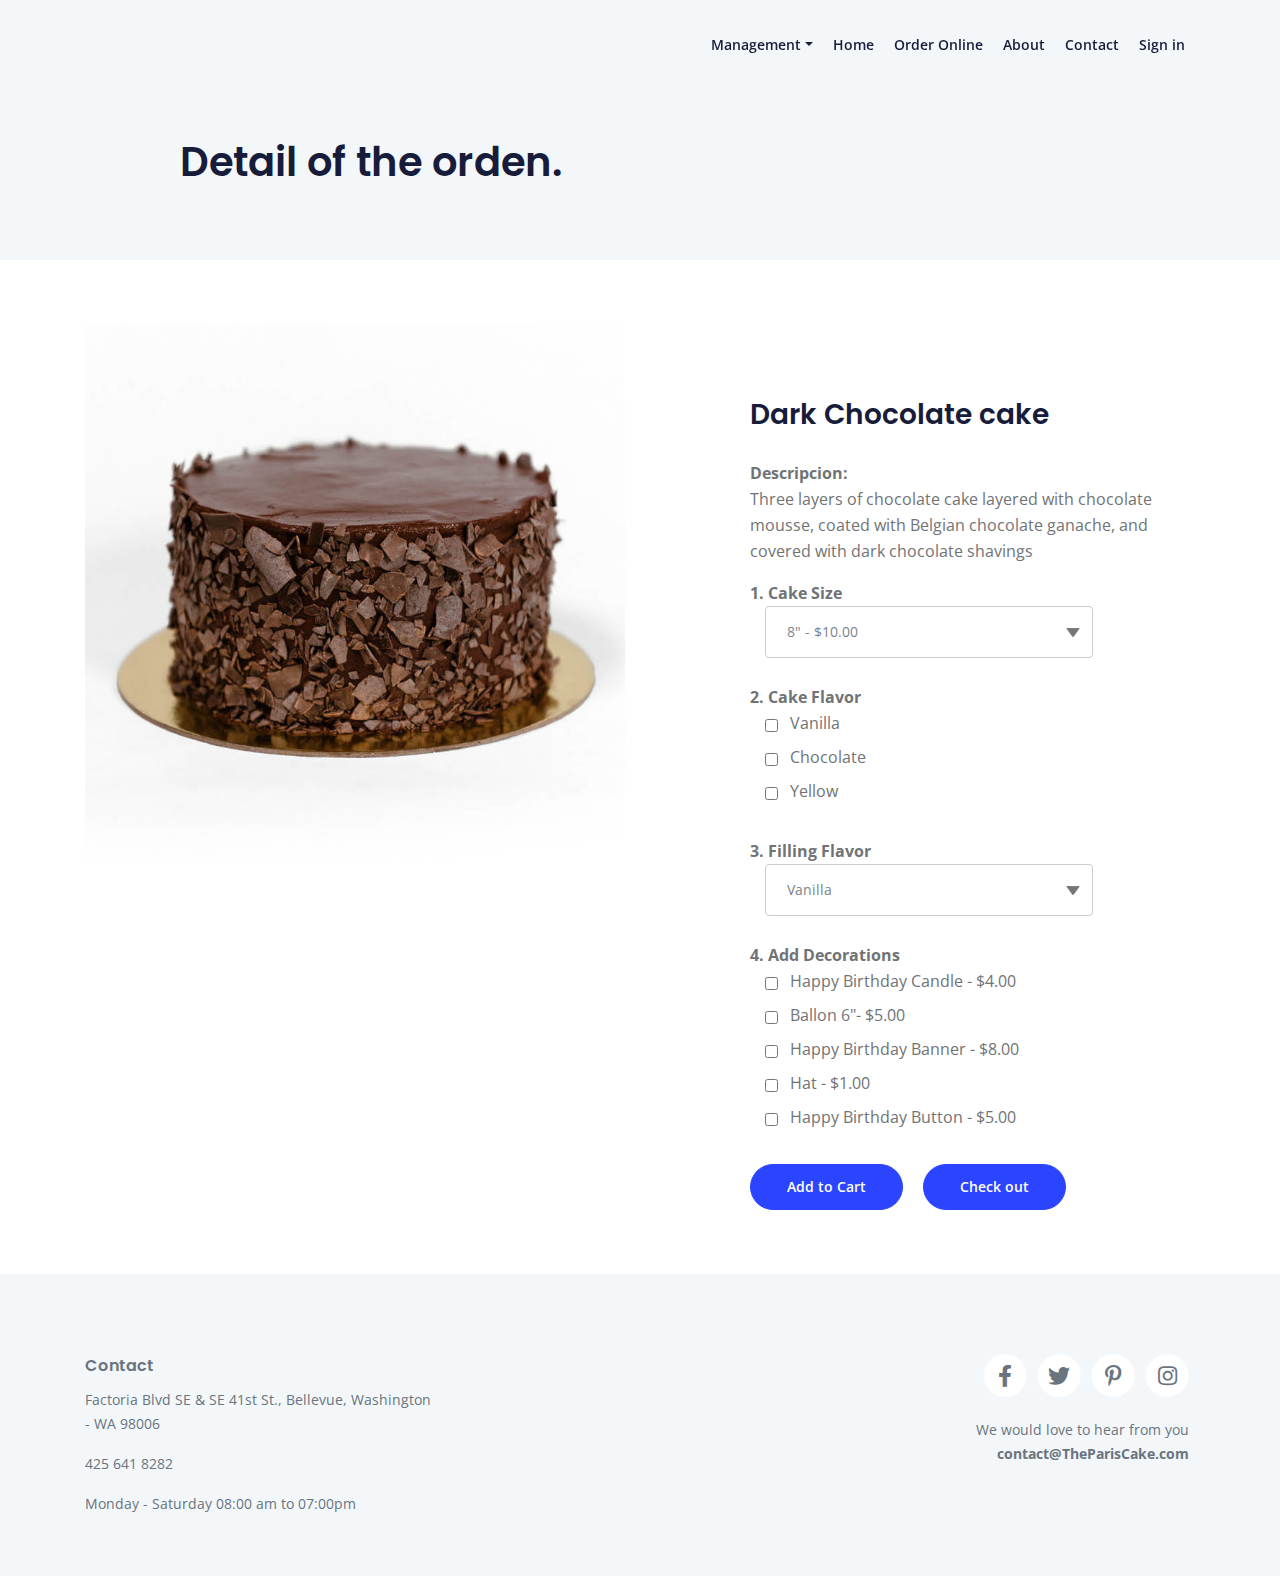
<file: web/OrderDetail.html>
<!DOCTYPE html>
<html lang="en">
<head>
    <meta charset="utf-8">
    <meta name="viewport" content="width=device-width, initial-scale=1, shrink-to-fit=no">
    
    <!-- SEO Meta Tags -->
    <meta name="description" content="The Parish Bakery - Homemade cakes with love.">
   
    <!-- OG Meta Tags to improve the way the post looks when you share the page on Facebook, Twitter, LinkedIn -->
	<meta property="og:site_name" content="" /> <!-- website name -->
	<meta property="og:site" content="" /> <!-- website link -->
	<meta property="og:title" content=""/> <!-- title shown in the actual shared post -->
	<meta property="og:description" content="" /> <!-- description shown in the actual shared post -->
	<meta property="og:image" content="" /> <!-- image link, make sure it's jpg -->
	<meta property="og:url" content="" /> <!-- where do you want your post to link to -->
	<meta name="twitter:card" content="summary_large_image"> <!-- to have large image post format in Twitter -->

    <!-- Webpage Title -->
    <title>The Parish Bakery - Homemade cakes with love.</title>
    
    <!-- Styles -->
    <link href="https://fonts.googleapis.com/css2?family=Open+Sans:ital,wght@0,400;0,600;0,700;1,400&display=swap" rel="stylesheet">
    <link href="https://fonts.googleapis.com/css2?family=Poppins:wght@600&display=swap" rel="stylesheet">
    <link href="css/bootstrap.css" rel="stylesheet">
    <link href="css/fontawesome-all.css" rel="stylesheet">
    <link href="css/swiper.css" rel="stylesheet">
	<link href="css/magnific-popup.css" rel="stylesheet">
	<link href="css/styles.css" rel="stylesheet">
	
	<!-- Favicon  -->
    <link rel="icon" href="images/logo.svg">
</head>
<body data-spy="scroll" data-target=".fixed-top">
   

    <!-- Navigation -->
    <nav class="navbar navbar-expand-lg fixed-top navbar-light">
        
        <div class="container">
            
            <!-- Text Logo - Use this if you don't have a graphic logo -->
            <!-- <a class="navbar-brand logo-text page-scroll" href="index.html">Viso</a> -->

            <!-- Image Logo -->
            <!--a class="navbar-brand logo-image" href="index.html"><img src="images/logo.svg" alt="alternative"></a--> 
           
            <div class="navbar-collapse offcanvas-collapse" id="navbarsExampleDefault">
                <ul class="navbar-nav ml-auto">
                    <li class="nav-item dropdown">
                        <a class="nav-link dropdown-toggle" href="#" id="dropdown01" data-toggle="dropdown" aria-haspopup="true" aria-expanded="false">Management</a>
                        <div class="dropdown-menu" aria-labelledby="dropdown01">
                            <a class="dropdown-item page-scroll" href="inventory.html">Inventory</a>
                            <div class="dropdown-divider"></div>
                            <a class="dropdown-item page-scroll" href="orders.html">Orders</a>
                        </div>
                    </li>
                    <li class="nav-item">
                        <a class="nav-link" href="index.html">Home <span class="sr-only">(current)</span></a>
                    </li>
                    <li class="nav-item">
                        <a class="nav-link" href="products.html">Order Online <span class="sr-only">(current)</span></a>
                    </li>
                   
                    <li class="nav-item">
                        <a class="nav-link" href="about.html">About</a>
                    </li>
                    
                    <li class="nav-item">
                        <a class="nav-link" href="contact.html">Contact</a>
                    </li>
                    <li class="nav-item">
                        <a class="nav-link" href="Sign_in.html">Sign in</a>
                    </li>
                </ul>
                
            </div> <!-- end of navbar-collapse -->
        </div> <!-- end of container -->
    </nav> <!-- end of navbar -->
    <!-- end of navigation -->
   
    
  <!-- Header -->
  <header class="ex-header bg-gray">
    <div class="container">
        <div class="row">
            <div class="col-xl-10 offset-xl-1">
                <h1>Detail of the orden.</h1>
            </div> <!-- end of col -->
        </div> <!-- end of row -->
    </div> <!-- end of container -->
</header> <!-- end of ex-header -->
<!-- end of header -->

    <!-- Details 2 -->
    <div class="basic-5">
        <div class="container">
            <div class="row">
                <div class="col-lg-6">
                    <div class="image-container">
                        <img class="img-fluid" src="images/bestseller_3.jpg" alt="alternative">
                    </div> <!-- end of image-container -->
                </div> <!-- end of col -->
                <div class="col-lg-6">
                    <div class="container">
                        <!--div class="row"-->
                            <div class="text-container">
                                <h3>Dark Chocolate cake</h3>
                                <strong>Descripcion:</strong>
                                <p>Three layers of chocolate cake layered with chocolate mousse, coated with Belgian chocolate ganache, and covered with dark chocolate shavings</p>
                                <strong>1. Cake Size</strong> 
                           
                                <div id="size" class="col-lg-10">
                                    <select  id="cakesize" class="form-control-select" >
                                        <option value="op1">8" - $10.00</option>
                                        <option value="op2">12" - $15.00</option>
                                    
                                    </select>
                                </div>
                            <br>
                            <strong>2. Cake Flavor</strong> 
                            <div id="flavor" class="col-lg-10">
                                <input type="checkbox" id="opt_Vanilla"  value="Vanilla"> <label for="opt_Vanilla"> Vanilla</label><br>
                                <input type="checkbox" id="opt_Chocolate"  value="Chocolate">       <label for="opt_Chocolate"> Chocolate</label><br>
                                <input type="checkbox" id="opt_Yellow"  value="Yellow"> <label for="opt_Yellow"> Yellow</label><br>
                               
                            </div>
                            <br>
                            <strong>3. Filling Flavor</strong> 
                            <div id="filling" class="col-lg-10">
                                <select  id="fillingCake" class="form-control-select" >
                                    <option value="op1">Vanilla</option>
                                    <option value="op2">Chocolate</option>
                                    <option value="op3">Strawberry Mouse</option>
                                </select>
                            </div>
                            <br>
                            <strong>4. Add Decorations</strong> 

                            <div id="decoration" class="col-lg-10">
                                <input type="checkbox" id="HB_Candle"  value="HB_Candle"> <label for="HB_Candle"> Happy Birthday Candle - $4.00</label><br>
                                <input type="checkbox" id="Ballon"  value="Ballon">       <label for="Ballon"> Ballon 6"- $5.00</label><br>
                                <input type="checkbox" id="HB_Banner"  value="HB_Banner"> <label for="HB_Banner"> Happy Birthday Banner - $8.00</label><br>
                                <input type="checkbox" id="Hat"  value="Hat">             <label for="Hat"> Hat - $1.00</label><br>
                                <input type="checkbox" id="HB_Button"  value="HB_Button"> <label for="HB_Button"> Happy Birthday Button - $5.00</label><br>
                            </div>
                            <br>
                                <a class="btn-solid-reg page-scroll" >Add to Cart</a>&nbsp;&nbsp;&nbsp;&nbsp;
                                <a class="btn-solid-reg page-scroll" href="CheckOut.html">Check out</a>
                        </div>
                        </div>
                    </div>
                  
                </div> <!-- end of col -->
            <!--/div--> <!-- end of row -->
        </div> <!-- end of container -->
    </div> <!-- end of basic-5 -->
    <!-- end of details 2 -->

    
    <!-- Footer -->
    <div class="footer bg-gray">
        <div class="container">
            <div class="row">
                <div class="col-lg-12">
                    <div class="footer-col first">
                        <h6>Contact</h6>
                        <p class="p-small">Factoria Blvd SE & SE 41st St., Bellevue, Washington - WA 98006</p>
                        <p class="p-small">	425 641 8282</p>
                        <p class="p-small">	Monday - Saturday 08:00 am to 07:00pm</p> 
                    </div> <!-- end of footer-col -->
                    <div class="footer-col second">
                        <iframe src="https://www.google.com/maps/embed?pb=!1m18!1m12!1m3!1d2691.6167686893864!2d-122.17298938437051!3d47.57524437918254!2m3!1f0!2f0!3f0!3m2!1i1024!2i768!4f13.1!3m3!1m2!1s0x549069551869e76f%3A0xa9da52d162551043!2sFactoria%20Square%20Mall%20SE%2C%20Bellevue%2C%20WA%2098006!5e0!3m2!1sen!2sus!4v1646208927272!5m2!1sen!2sus"  style="border:0;" allowfullscreen="" loading="lazy"></iframe>
 
                    </div> <!-- end of footer-col -->
                    <div class="footer-col third">
                        <span class="fa-stack">
                            <a href="#your-link">
                                <i class="fas fa-circle fa-stack-2x"></i>
                                <i class="fab fa-facebook-f fa-stack-1x"></i>
                            </a>
                        </span>
                        <span class="fa-stack">
                            <a href="#your-link">
                                <i class="fas fa-circle fa-stack-2x"></i>
                                <i class="fab fa-twitter fa-stack-1x"></i>
                            </a>
                        </span>
                        <span class="fa-stack">
                            <a href="#your-link">
                                <i class="fas fa-circle fa-stack-2x"></i>
                                <i class="fab fa-pinterest-p fa-stack-1x"></i>
                            </a>
                        </span>
                        <span class="fa-stack">
                            <a href="#your-link">
                                <i class="fas fa-circle fa-stack-2x"></i>
                                <i class="fab fa-instagram fa-stack-1x"></i>
                            </a>
                        </span>
                        <p class="p-small">We would love to hear from you <a href="mailto:contact@TheParisCake.com"><strong>contact@TheParisCake.com</strong></a></p>
                    </div> <!-- end of footer-col -->
                </div> <!-- end of col -->
            </div> <!-- end of row -->
        </div> <!-- end of container -->
    </div> <!-- end of footer -->  
    <!-- end of footer -->


      	
    <!-- Scripts -->
    <script src="js/jquery.min.js"></script> <!-- jQuery for Bootstrap's JavaScript plugins -->
    <script src="js/bootstrap.min.js"></script> <!-- Bootstrap framework -->
    <script src="js/jquery.easing.min.js"></script> <!-- jQuery Easing for smooth scrolling between anchors -->
    <script src="js/swiper.min.js"></script> <!-- Swiper for image and text sliders -->
    <script src="js/jquery.magnific-popup.js"></script> <!-- Magnific Popup for lightboxes -->
    <script src="js/morphext.min.js"></script> <!-- Morphtext rotating text in the header -->
    <script src="js/isotope.pkgd.min.js"></script> <!-- Isotope for filter -->
    <script src="js/scripts.js"></script> <!-- Custom scripts -->
</body>
</html>
</file>
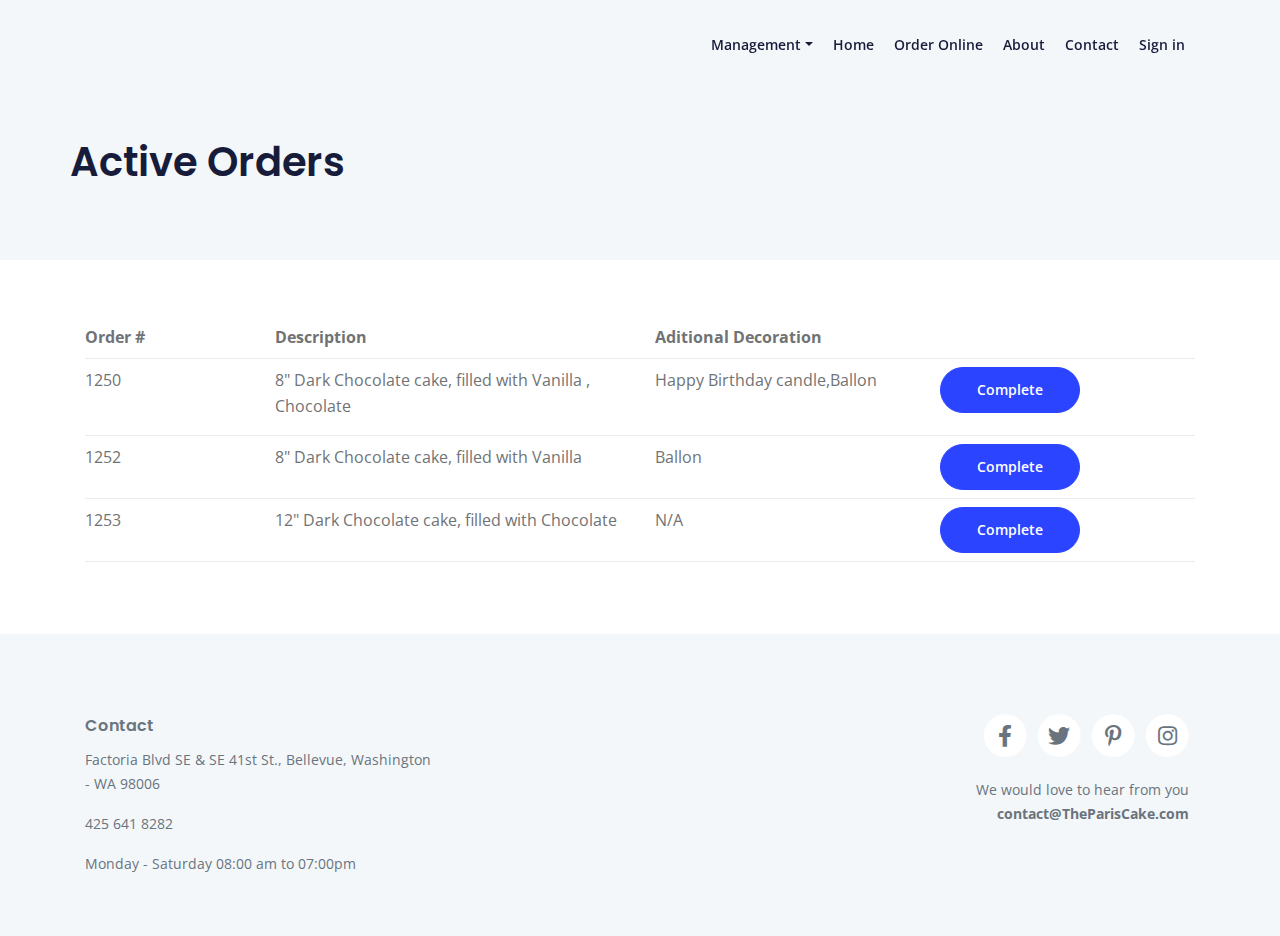
<file: web/orders.html>
<!DOCTYPE html>
<html lang="en">
<head>
    <meta charset="utf-8">
    <meta name="viewport" content="width=device-width, initial-scale=1, shrink-to-fit=no">
    
    <!-- SEO Meta Tags -->
    <meta name="description" content="The Parish Bakery - Homemade cakes with love.">
   
    <!-- OG Meta Tags to improve the way the post looks when you share the page on Facebook, Twitter, LinkedIn -->
	<meta property="og:site_name" content="" /> <!-- website name -->
	<meta property="og:site" content="" /> <!-- website link -->
	<meta property="og:title" content=""/> <!-- title shown in the actual shared post -->
	<meta property="og:description" content="" /> <!-- description shown in the actual shared post -->
	<meta property="og:image" content="" /> <!-- image link, make sure it's jpg -->
	<meta property="og:url" content="" /> <!-- where do you want your post to link to -->
	<meta name="twitter:card" content="summary_large_image"> <!-- to have large image post format in Twitter -->

    <!-- Webpage Title -->
    <title>The Parish Bakery - Homemade cakes with love.</title>
    
    <!-- Styles -->
    <link href="https://fonts.googleapis.com/css2?family=Open+Sans:ital,wght@0,400;0,600;0,700;1,400&display=swap" rel="stylesheet">
    <link href="https://fonts.googleapis.com/css2?family=Poppins:wght@600&display=swap" rel="stylesheet">
    <link href="css/bootstrap.css" rel="stylesheet">
    <link href="css/fontawesome-all.css" rel="stylesheet">
    <link href="css/swiper.css" rel="stylesheet">
	<link href="css/magnific-popup.css" rel="stylesheet">
	<link href="css/styles.css" rel="stylesheet">
	
	<!-- Favicon  -->
    <link rel="icon" href="images/logo.svg">
</head>
<body data-spy="scroll" data-target=".fixed-top">
   


    <!-- Navigation -->
    <nav class="navbar navbar-expand-lg fixed-top navbar-light">
        
        <div class="container">
            
            <!-- Text Logo - Use this if you don't have a graphic logo -->
            <!-- <a class="navbar-brand logo-text page-scroll" href="index.html">Viso</a> -->

            <!-- Image Logo -->
            <!--a class="navbar-brand logo-image" href="index.html"><img src="images/logo.svg" alt="alternative"></a--> 
           
            <div class="navbar-collapse offcanvas-collapse" id="navbarsExampleDefault">
                <ul class="navbar-nav ml-auto">
                    <li class="nav-item dropdown">
                        <a class="nav-link dropdown-toggle" href="#" id="dropdown01" data-toggle="dropdown" aria-haspopup="true" aria-expanded="false">Management</a>
                        <div class="dropdown-menu" aria-labelledby="dropdown01">
                            <a class="dropdown-item page-scroll" href="inventory.html">Inventory</a>
                            <div class="dropdown-divider"></div>
                            <a class="dropdown-item page-scroll" href="orders.html">Orders</a>
                        </div>
                    </li>
                    <li class="nav-item">
                        <a class="nav-link" href="index.html">Home <span class="sr-only">(current)</span></a>
                    </li>
                    <li class="nav-item">
                        <a class="nav-link" href="products.html">Order Online <span class="sr-only">(current)</span></a>
                    </li>
                   
                    <li class="nav-item">
                        <a class="nav-link" href="about.html">About</a>
                    </li>
                    
                    <li class="nav-item">
                        <a class="nav-link" href="contact.html">Contact</a>
                    </li>
                    <li class="nav-item">
                        <a class="nav-link" href="Sign_in.html">Sign in</a>
                    </li>
                </ul>
                
            </div> <!-- end of navbar-collapse -->
        </div> <!-- end of container -->
    </nav> <!-- end of navbar -->
    <!-- end of navigation -->
   
    
  <!-- Header -->
  <header class="ex-header bg-gray">
    <div class="container">
        <div class="row">
            <h1>Active Orders</h1>
        </div> <!-- end of row -->
    </div> <!-- end of container -->
</header> <!-- end of ex-header -->
<!-- end of header -->

    <!-- Details 2 -->
    <div class="basic-5">
        <div class="container">

                        <div class="row">
                            <div class="col-lg-2" >
                                <strong>Order #</strong> <br>
 
                            </div> 
                            <div class="col-lg-4">
                                <strong>Description</strong> <br>
                            </div>  
                            <div class="col-lg-3">
                                <strong>Aditional Decoration</strong><br>
                            </div>   
                        </div>
                        <div class="dropdown-divider"></div>
                        <div class="row">
                            <div class="col-lg-2" >
                                <label>1250 </label>
                            </div> 
                            <div class="col-lg-4">
                                <label>8" Dark Chocolate cake, filled with Vanilla , Chocolate </label>
                            </div>  
                            <div class="col-lg-3">
                                <label>Happy Birthday candle,Ballon</label>
                            </div>  
                            <div class="col-lg-3">
                                <button type="submit" class="btn-solid-reg page-scroll">Complete</button>
                            </div>  
                        </div>
                        <div class="dropdown-divider"></div>
                        <div class="row">
                            <div class="col-lg-2" >
                                <label>1252 </label>
                            </div> 
                            <div class="col-lg-4">
                                <label>8" Dark Chocolate cake, filled with Vanilla  </label>
                            </div>  
                            <div class="col-lg-3">
                                <label>Ballon</label>
                            </div>   
                            <div class="col-lg-3">
                                <button type="submit" class="btn-solid-reg page-scroll">Complete</button>
                            </div>  
                        </div>
                        <div class="dropdown-divider"></div>
                        <div class="row">
                            <div class="col-lg-2" >
                                <label>1253 </label>
                            </div> 
                            <div class="col-lg-4">
                                <label>12" Dark Chocolate cake, filled with Chocolate </label>
                            </div>  
                            <div class="col-lg-3">
                                <label>N/A</label>
                            </div> 
                            <div class="col-lg-3">
                                <button type="submit" class="btn-solid-reg page-scroll">Complete</button>
                            </div>    
                        </div>
                        <div class="dropdown-divider"></div>
        </div> <!-- end of container -->
    </div> <!-- end of basic-5 -->
    <!-- end of details 2 -->

    
    <!-- Footer -->
    <div class="footer bg-gray">
        <div class="container">
            <div class="row">
                <div class="col-lg-12">
                    <div class="footer-col first">
                        <h6>Contact</h6>
                      
                        <p class="p-small">Factoria Blvd SE & SE 41st St., Bellevue, Washington - WA 98006</p>
                        <p class="p-small">	425 641 8282</p>
                        <p class="p-small">	Monday - Saturday 08:00 am to 07:00pm</p> 
                    </div> <!-- end of footer-col -->
                    <div class="footer-col second">
                        <iframe src="https://www.google.com/maps/embed?pb=!1m18!1m12!1m3!1d2691.6167686893864!2d-122.17298938437051!3d47.57524437918254!2m3!1f0!2f0!3f0!3m2!1i1024!2i768!4f13.1!3m3!1m2!1s0x549069551869e76f%3A0xa9da52d162551043!2sFactoria%20Square%20Mall%20SE%2C%20Bellevue%2C%20WA%2098006!5e0!3m2!1sen!2sus!4v1646208927272!5m2!1sen!2sus"  style="border:0;" allowfullscreen="" loading="lazy"></iframe>
 
                    </div> <!-- end of footer-col -->
                    <div class="footer-col third">
                        <span class="fa-stack">
                            <a href="#your-link">
                                <i class="fas fa-circle fa-stack-2x"></i>
                                <i class="fab fa-facebook-f fa-stack-1x"></i>
                            </a>
                        </span>
                        <span class="fa-stack">
                            <a href="#your-link">
                                <i class="fas fa-circle fa-stack-2x"></i>
                                <i class="fab fa-twitter fa-stack-1x"></i>
                            </a>
                        </span>
                        <span class="fa-stack">
                            <a href="#your-link">
                                <i class="fas fa-circle fa-stack-2x"></i>
                                <i class="fab fa-pinterest-p fa-stack-1x"></i>
                            </a>
                        </span>
                        <span class="fa-stack">
                            <a href="#your-link">
                                <i class="fas fa-circle fa-stack-2x"></i>
                                <i class="fab fa-instagram fa-stack-1x"></i>
                            </a>
                        </span>
                        <p class="p-small">We would love to hear from you <a href="mailto:contact@TheParisCake.com"><strong>contact@TheParisCake.com</strong></a></p>
                    </div> <!-- end of footer-col -->
                </div> <!-- end of col -->
            </div> <!-- end of row -->
        </div> <!-- end of container -->
    </div> <!-- end of footer -->  
    <!-- end of footer -->

   	
    <!-- Scripts -->
    <script src="js/jquery.min.js"></script> <!-- jQuery for Bootstrap's JavaScript plugins -->
    <script src="js/bootstrap.min.js"></script> <!-- Bootstrap framework -->
    <script src="js/jquery.easing.min.js"></script> <!-- jQuery Easing for smooth scrolling between anchors -->
    <script src="js/swiper.min.js"></script> <!-- Swiper for image and text sliders -->
    <script src="js/jquery.magnific-popup.js"></script> <!-- Magnific Popup for lightboxes -->
    <script src="js/morphext.min.js"></script> <!-- Morphtext rotating text in the header -->
    <script src="js/isotope.pkgd.min.js"></script> <!-- Isotope for filter -->
    <script src="js/scripts.js"></script> <!-- Custom scripts -->
    
</body>
</html>
</file>
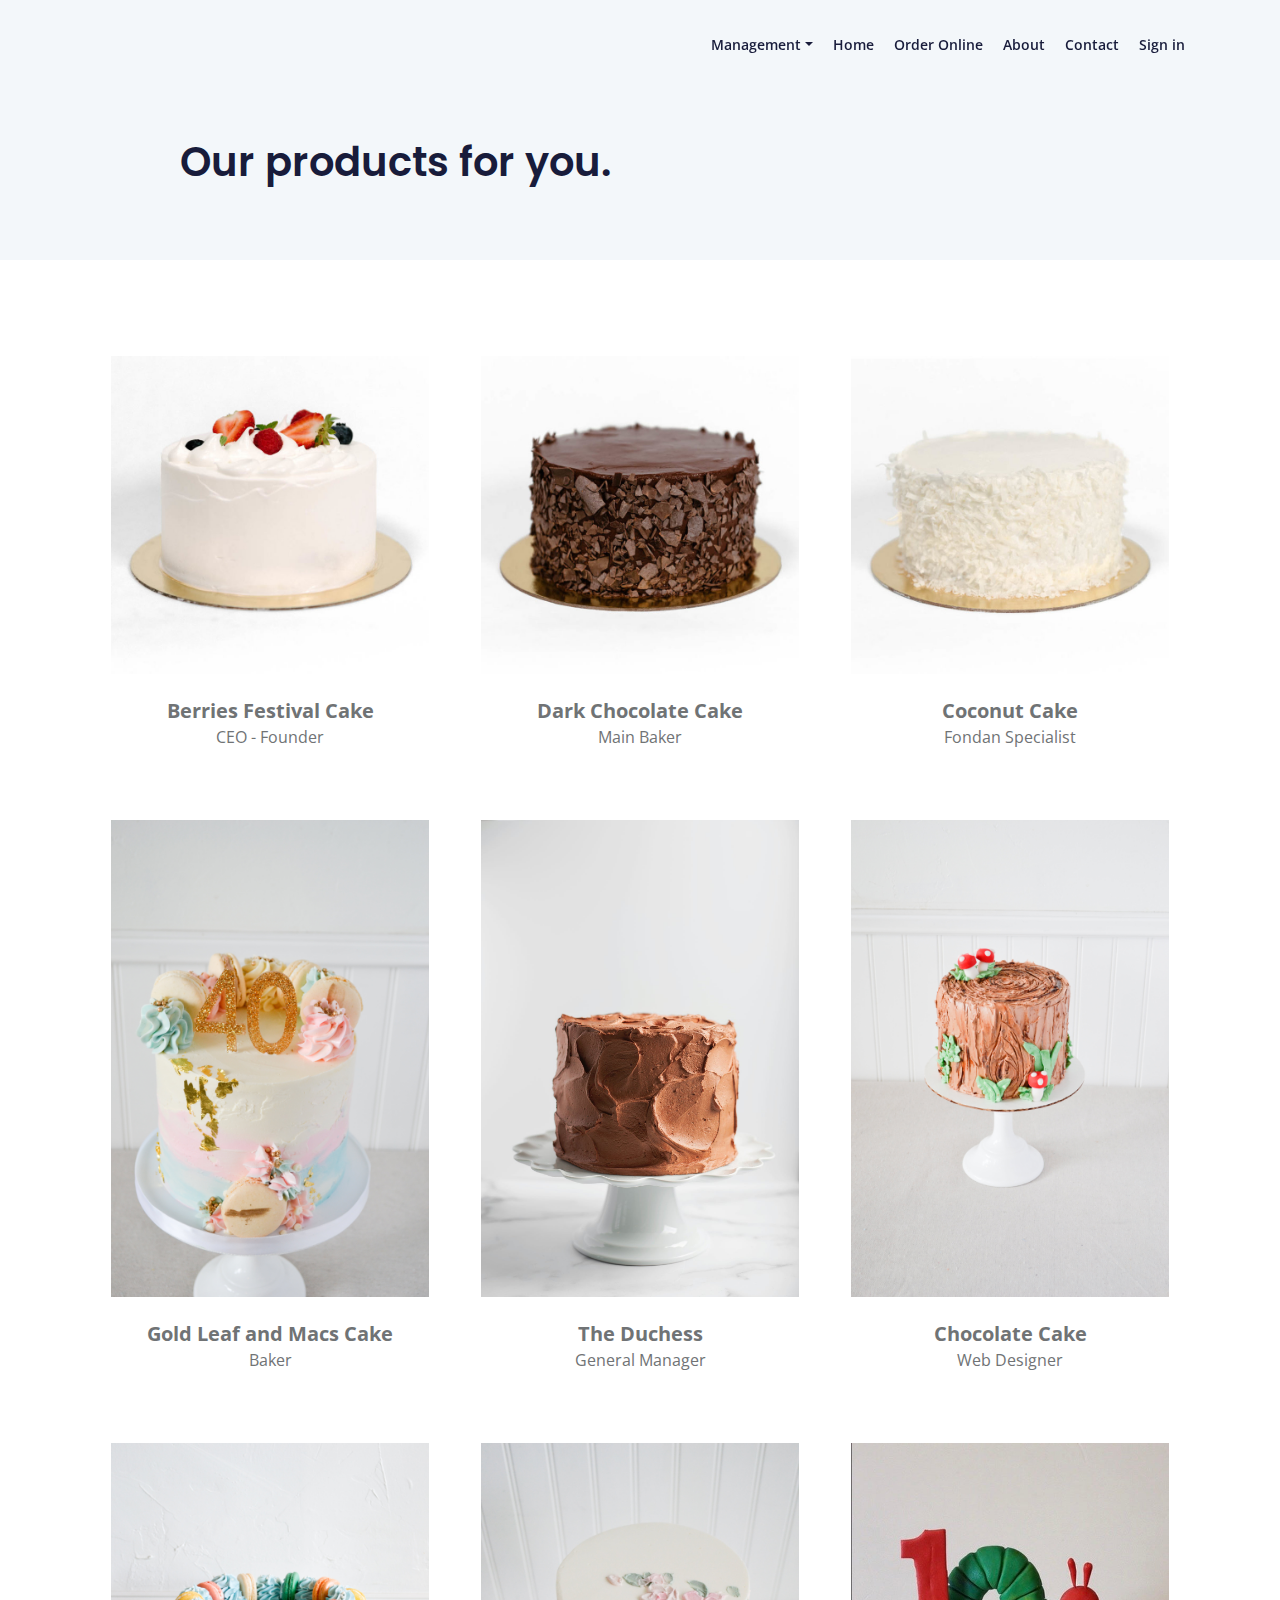
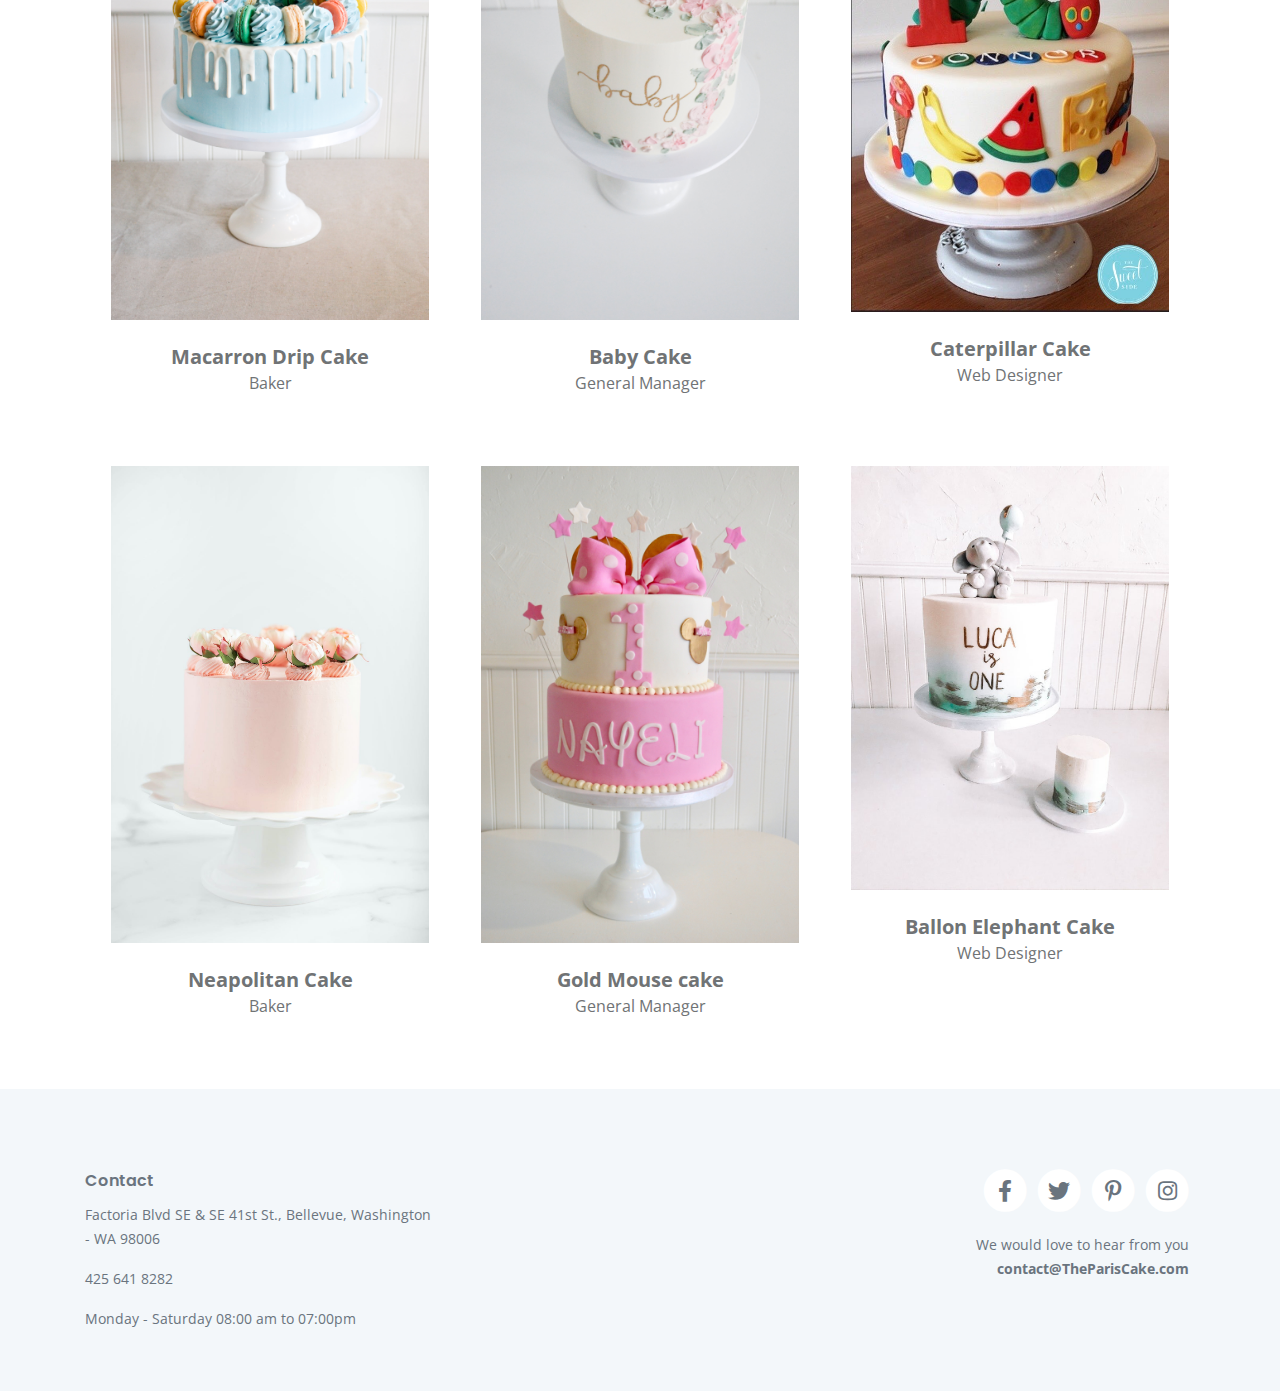
<file: web/products.html>
<!DOCTYPE html>
<html lang="en">
<head>
    <meta charset="utf-8">
    <meta name="viewport" content="width=device-width, initial-scale=1, shrink-to-fit=no">
    

    <!-- OG Meta Tags to improve the way the post looks when you share the page on Facebook, Twitter, LinkedIn -->
	<meta property="og:site_name" content="" /> <!-- website name -->
	<meta property="og:site" content="" /> <!-- website link -->
	<meta property="og:title" content=""/> <!-- title shown in the actual shared post -->
	<meta property="og:description" content="" /> <!-- description shown in the actual shared post -->
	<meta property="og:image" content="" /> <!-- image link, make sure it's jpg -->
	<meta property="og:url" content="" /> <!-- where do you want your post to link to -->
	<meta name="twitter:card" content="summary_large_image"> <!-- to have large image post format in Twitter -->

    <!-- Webpage Title -->
    <title>The Parish Bakery - Homemade cakes with love.</title>
    
    <!-- Styles -->
    <link href="https://fonts.googleapis.com/css2?family=Open+Sans:ital,wght@0,400;0,600;0,700;1,400&display=swap" rel="stylesheet">
    <link href="https://fonts.googleapis.com/css2?family=Poppins:wght@600&display=swap" rel="stylesheet">
    <link href="css/bootstrap.css" rel="stylesheet">
    <link href="css/fontawesome-all.css" rel="stylesheet">
    <link href="css/swiper.css" rel="stylesheet">
	<link href="css/magnific-popup.css" rel="stylesheet">
	<link href="css/styles.css" rel="stylesheet">
	
	<!-- Favicon  -->
    <link rel="icon" href="images/logo.svg">
</head>
<body data-spy="scroll" data-target=".fixed-top">
    
  
    <!-- Navigation -->
    <nav class="navbar navbar-expand-lg fixed-top navbar-light">
        
        <div class="container">
            
            <!-- Text Logo - Use this if you don't have a graphic logo -->
            <!-- <a class="navbar-brand logo-text page-scroll" href="index.html">Viso</a> -->

            <!-- Image Logo -->
            <!--a class="navbar-brand logo-image" href="index.html"><img src="images/logo.svg" alt="alternative"></a--> 
           
            <div class="navbar-collapse offcanvas-collapse" id="navbarsExampleDefault">
                <ul class="navbar-nav ml-auto">
                    <li class="nav-item dropdown">
                        <a class="nav-link dropdown-toggle" href="#" id="dropdown01" data-toggle="dropdown" aria-haspopup="true" aria-expanded="false">Management</a>
                        <div class="dropdown-menu" aria-labelledby="dropdown01">
                            <a class="dropdown-item page-scroll" href="inventory.html">Inventory</a>
                            <div class="dropdown-divider"></div>
                            <a class="dropdown-item page-scroll" href="orders.html">Orders</a>
                        </div>
                    </li>
                    <li class="nav-item">
                        <a class="nav-link" href="index.html">Home <span class="sr-only">(current)</span></a>
                    </li>
                    <li class="nav-item">
                        <a class="nav-link" href="products.html">Order Online <span class="sr-only">(current)</span></a>
                    </li>
                   
                    <li class="nav-item">
                        <a class="nav-link" href="about.html">About</a>
                    </li>
                    
                    <li class="nav-item">
                        <a class="nav-link" href="contact.html">Contact</a>
                    </li>
                    <li class="nav-item">
                        <a class="nav-link" href="Sign_in.html">Sign in</a>
                    </li>
                </ul>
                
            </div> <!-- end of navbar-collapse -->
        </div> <!-- end of container -->
    </nav> <!-- end of navbar -->
    <!-- end of navigation -->


    <!-- Header -->
    <header class="ex-header bg-gray">
        <div class="container">
            <div class="row">
                <div class="col-xl-10 offset-xl-1">
                   
                    <h1>Our products for you.</h1>
                </div> <!-- end of col -->
            </div> <!-- end of row -->
        </div> <!-- end of container -->
    </header> <!-- end of ex-header -->
    <!-- end of header -->

   <!-- products -->
   <div class="ex-cards-5 pt-5">
    <div class="container">
        <div class="row">
            <div class="col-lg-12 mt-5">
                <!-- Card-->
                <div class="card">
                    <div class="card-image">
                        <a >
                            <img class="img-fluid" src="images/bestseller_2.jpg" alt="alternative">
                        </a>
                    </div>
                    <div class="card-body">
                        <p class="name">Berries Festival Cake</p>
                        <p class="job-title">CEO - Founder</p>
                    </div>
                   
                </div> <!-- end of card -->
                <!-- end of card -->

                <!-- Card-->
                <div class="card">
                    <div class="card-image">
                        <a href="OrderDetail.html">
                            <img class="img-fluid" src="images/bestseller_3.jpg" alt="alternative">
                        </a>
                    </div>
                    <div class="card-body">
                        <p class="name">Dark Chocolate Cake</p>
                        <p class="job-title">Main Baker</p>
                    </div>
                   
                </div> <!-- end of card -->
                <!-- end of card -->
                
                <!-- Card-->
                  <div class="card">
                    <div class="card-image"> 
                        <a >
                            <img class="img-fluid" src="images/bestseller_4.jpg" alt="alternative">
                        </a>
                    </div>
                    <div class="card-body">
                        <p class="name">Coconut Cake</p>
                        <p class="job-title">Fondan Specialist</p>
                    </div>
                   
                </div> <!-- end of card -->
                <!-- end of card -->

               <!-- Card-->
                 <div class="card">
                <div class="card-image"> 
                    <a >
                        <img class="img-fluid" src="images/bestseller_14.jpeg" alt="alternative">
                    </a>
                </div>
                <div class="card-body">
                    <p class="name">Gold Leaf and Macs Cake</p>
                    <p class="job-title">Baker</p>
                </div>
               
                </div> <!-- end of card -->
               <!-- end of card -->
                                
                <!-- Card-->
                <div class="card">
                    <div class="card-image">
                        <a >
                            <img class="img-fluid" src="images/bestseller_5.jpg" alt="alternative">
                        </a>
                    </div>
                    <div class="card-body">
                        <p class="name">The Duchess</p>
                        <p class="job-title">General Manager</p>
                    </div>
                 
                </div> <!-- end of card -->
                <!-- end of card -->

                <!-- Card-->
                <div class="card">
                    <div class="card-image">
                        <a >
                            <img class="img-fluid" src="images/bestseller_8.jpeg" alt="alternative">
                        </a>
                    </div>
                    <div class="card-body">
                        <p class="name">Chocolate Cake</p>
                        <p class="job-title">Web Designer</p>
                    </div>
               
                </div> <!-- end of card -->
                <!-- end of card -->

      <!-- Card-->
                 <div class="card">
                <div class="card-image">
                    <a >
                        <img class="img-fluid" src="images/bestseller_7.jpeg" alt="alternative">
                    </a>
                </div>
                <div class="card-body">
                    <p class="name">Macarron Drip Cake</p>
                    <p class="job-title">Baker</p>
                </div>
             
                </div> <!-- end of card -->
               <!-- end of card -->
                                
                <!-- Card-->
                <div class="card">
                    <div class="card-image">
                        <a >
                            <img class="img-fluid" src="images/bestseller_9.jpeg" alt="alternative">
                        </a>
                    </div>
                    <div class="card-body">
                        <p class="name">Baby Cake</p>
                        <p class="job-title">General Manager</p>
                    </div>
             
                </div> <!-- end of card -->
                <!-- end of card -->

                <!-- Card-->
                <div class="card">
                    <div class="card-image">
                        <a >
                            <img class="img-fluid" src="images/bestseller_11.jpeg" alt="alternative">
                        </a>
                    </div>
                    <div class="card-body">
                        <p class="name">Caterpillar Cake</p>
                        <p class="job-title">Web Designer</p>
                    </div>
                    
                </div> <!-- end of card -->
                <!-- end of card -->

                      <!-- Card-->
                      <div class="card">
                        <div class="card-image">
                            <a >
                                <img class="img-fluid" src="images/bestseller_6.jpg" alt="alternative">
                            </a>
                        </div>
                        <div class="card-body">
                            <p class="name">Neapolitan Cake</p>
                            <p class="job-title">Baker</p>
                        </div>
                    
                        </div> <!-- end of card -->
                       <!-- end of card -->
                                        
                        <!-- Card-->
                        <div class="card">
                            <div class="card-image">
                                <a><img class="img-fluid" src="images/bestseller_12.jpeg" alt="alternative"></a>
                            </div>
                            <div class="card-body">
                                <p class="name">Gold Mouse cake</p>
                                <p class="job-title">General Manager</p>
                            </div>
                    
                        </div> <!-- end of card -->
                        <!-- end of card -->
        
                        <!-- Card-->
                        <div class="card">
                            <div class="card-image"><a > <img class="img-fluid" src="images/bestseller_10.jpeg" alt="alternative"></a></div>
                            <div class="card-body">
                                <p class="name">Ballon Elephant Cake</p>
                                <p class="job-title">Web Designer</p>
                            </div>
                       
                        </div> <!-- end of card -->
                        <!-- end of card -->
            </div> <!-- end of col -->
        </div> <!-- end of row -->
    </div> <!-- end of container -->
   </div> <!-- end of ex-cards-5 -->
<!-- end of cards -->
<!-- end of products -->


      
    <!-- Footer -->
    <div class="footer bg-gray">
        <div class="container">
            <div class="row">
                <div class="col-lg-12">
                    <div class="footer-col first">
                        <h6>Contact</h6>
                        <p class="p-small">Factoria Blvd SE & SE 41st St., Bellevue, Washington - WA 98006</p>
                        <p class="p-small">	425 641 8282</p>
                        <p class="p-small">	Monday - Saturday 08:00 am to 07:00pm</p> 
                    </div> <!-- end of footer-col -->
                    <div class="footer-col second">
                        <iframe src="https://www.google.com/maps/embed?pb=!1m18!1m12!1m3!1d2691.6167686893864!2d-122.17298938437051!3d47.57524437918254!2m3!1f0!2f0!3f0!3m2!1i1024!2i768!4f13.1!3m3!1m2!1s0x549069551869e76f%3A0xa9da52d162551043!2sFactoria%20Square%20Mall%20SE%2C%20Bellevue%2C%20WA%2098006!5e0!3m2!1sen!2sus!4v1646208927272!5m2!1sen!2sus"  style="border:0;" allowfullscreen="" loading="lazy"></iframe>
 
                    </div> <!-- end of footer-col -->
                    <div class="footer-col third">
                        <span class="fa-stack">
                            <a href="#your-link">
                                <i class="fas fa-circle fa-stack-2x"></i>
                                <i class="fab fa-facebook-f fa-stack-1x"></i>
                            </a>
                        </span>
                        <span class="fa-stack">
                            <a href="#your-link">
                                <i class="fas fa-circle fa-stack-2x"></i>
                                <i class="fab fa-twitter fa-stack-1x"></i>
                            </a>
                        </span>
                        <span class="fa-stack">
                            <a href="#your-link">
                                <i class="fas fa-circle fa-stack-2x"></i>
                                <i class="fab fa-pinterest-p fa-stack-1x"></i>
                            </a>
                        </span>
                        <span class="fa-stack">
                            <a href="#your-link">
                                <i class="fas fa-circle fa-stack-2x"></i>
                                <i class="fab fa-instagram fa-stack-1x"></i>
                            </a>
                        </span>
                        <p class="p-small">We would love to hear from you <a href="mailto:contact@TheParisCake.com"><strong>contact@TheParisCake.com</strong></a></p>
                    </div> <!-- end of footer-col -->
                </div> <!-- end of col -->
            </div> <!-- end of row -->
        </div> <!-- end of container -->
    </div> <!-- end of footer -->  
    <!-- end of footer -->

    	
    <!-- Scripts -->
    <script src="js/jquery.min.js"></script> <!-- jQuery for Bootstrap's JavaScript plugins -->
    <script src="js/bootstrap.min.js"></script> <!-- Bootstrap framework -->
    <script src="js/jquery.easing.min.js"></script> <!-- jQuery Easing for smooth scrolling between anchors -->
    <script src="js/swiper.min.js"></script> <!-- Swiper for image and text sliders -->
    <script src="js/jquery.magnific-popup.js"></script> <!-- Magnific Popup for lightboxes -->
    <script src="js/morphext.min.js"></script> <!-- Morphtext rotating text in the header -->
    <script src="js/isotope.pkgd.min.js"></script> <!-- Isotope for filter -->
    <script src="js/scripts.js"></script> <!-- Custom scripts -->
</body>
</html>
</file>
<file: web/css/styles.css>
/* Template: Viso Recruiting Agency Website Bootstrap HTML Template
   Author: Inovatik
   Description: Master CSS file
*/

/*****************************************
Table Of Contents:

- General Styles
- Navigation
- Header
- Introduction
- Statement
- Job Panel
- Application
- Job Listing
- Details 1
- Details 1 Lightbox
- Details 2
- Testimonials
- Services
- Pricing
- Statistics
- Invitation
- Customers
- Newsletter
- Footer
- Copyright
- Back To Top Button 
- Extra Pages
- Media Queries
******************************************/

/*****************************************
Colors:
- Backgrounds - light gray #f3f7fa
- Buttons, icons, bullets - blue #2b44ff
- Headings text, buttons - black #181c3b
- Body text - dark gray #707375
******************************************/


/**************************/
/*     General Styles     */
/**************************/
body,
html {
    width: 100%;
	height: 100%;
}

body, p {
	color: #707375; 
	font: 400 1rem/1.625rem "Open Sans", sans-serif;
}

h1 {
	color: #181c3b;
	font: 600 2.5rem/3.25rem "Poppins", sans-serif;
}

h2 {
	color: #181c3b;
	font: 600 2rem/2.75rem "Poppins", sans-serif;
}

h3 {
	color: #181c3b;
	font: 600 1.75rem/2.375rem "Poppins", sans-serif;
}

h4 {
	color: #181c3b;
	font: 600 1.5rem/2.125rem "Poppins", sans-serif;
}

h5 {
	color: #181c3b;
	font: 600 1.25rem/1.75rem "Poppins", sans-serif;
}

h6 {
	color: #181c3b;
	font: 600 1rem/1.5rem "Poppins", sans-serif;
}

.p-large {
	font-size: 1.125rem;
	line-height: 1.75rem;
}

.p-small {
	font-size: 0.875rem;
	line-height: 1.5rem;
}

.testimonial-text {
	font-style: italic;
}

.testimonial-author {
	font-weight: 600;
	font-size: 1rem;
	line-height: 1.5rem;
}

.li-space-lg li {
	margin-bottom: 0.5rem;
}

a {
	color: #707375;
	text-decoration: underline;
}

a:hover {
	color: #707375;
	text-decoration: underline;
}

.no-line {
	text-decoration: none;
}

.no-line:hover {
	text-decoration: none;
}

.blue {
	color: #2b44ff;
}

.bg-gray {
	background-color: #f3f7fa;
}

.btn-solid-reg {
	display: inline-block;
	padding: 1.375rem 2.25rem 1.375rem 2.25rem;
	border: 1px solid #2b44ff;
	border-radius: 32px;
	background-color: #2b44ff;
	color: #ffffff;
	font-weight: 600;
	font-size: 0.875rem;
	line-height: 0;
	text-decoration: none;
	transition: all 0.2s;
}

.btn-solid-reg:hover {
	border: 1px solid #2b44ff;
	background-color: transparent;
	color: #2b44ff;
	text-decoration: none;
}

.btn-solid-lg {
	display: inline-block;
	padding: 1.5rem 2.5rem 1.5rem 2.5rem;
	border: 1px solid #2b44ff;
	border-radius: 32px;
	background-color: #2b44ff;
	color: #ffffff;
	font-weight: 600;
	font-size: 0.875rem;
	line-height: 0;
	text-decoration: none;
	transition: all 0.2s;
}

.btn-solid-lg:hover {
	border: 1px solid #2b44ff;
	background-color: transparent;
	color: #2b44ff;
	text-decoration: none;
}

.btn-outline-reg {
	display: inline-block;
	padding: 1.375rem 2.25rem 1.375rem 2.25rem;
	border: 1px solid #181c3b;
	border-radius: 32px;
	background-color: transparent;
	color: #181c3b;
	font-weight: 600;
	font-size: 0.875rem;
	line-height: 0;
	text-decoration: none;
	transition: all 0.2s;
}

.btn-outline-reg:hover {
	border: 1px solid #181c3b;
	background-color: #181c3b;
	color: #ffffff;
	text-decoration: none;
}

.btn-outline-lg {
	display: inline-block;
	padding: 1.5rem 2.5rem 1.5rem 2.5rem;
	border: 1px solid #181c3b;
	border-radius: 32px;
	background-color: transparent;
	color: #181c3b;
	font-weight: 600;
	font-size: 0.875rem;
	line-height: 0;
	text-decoration: none;
	transition: all 0.2s;
}

.btn-outline-lg:hover {
	border: 1px solid #181c3b;
	background-color: #181c3b;
	color: #ffffff;
	text-decoration: none;
}

.btn-outline-sm {
	display: inline-block;
	padding: 1rem 1.5rem 1rem 1.5rem;
	border: 1px solid #181c3b;
	border-radius: 32px;
	background-color: transparent;
	color: #181c3b;
	font-weight: 600;
	font-size: 0.875rem;
	line-height: 0;
	text-decoration: none;
	transition: all 0.2s;
}

.btn-outline-sm:hover {
	border: 1px solid #181c3b;
	background-color: #181c3b;
	color: #ffffff;
	text-decoration: none;
}

.form-group {
	position: relative;
	margin-bottom: 1.25rem;
}

.label-control {
	position: absolute;
	top: 0.875rem;
	left: 1.375rem;
	color: #7d838a;
	opacity: 1;
	font-size: 0.875rem;
	line-height: 1.375rem;
	cursor: text;
	transition: all 0.2s ease;
}

.form-control-input:focus + .label-control,
.form-control-input.notEmpty + .label-control,
.form-control-textarea:focus + .label-control,
.form-control-textarea.notEmpty + .label-control {
	top: 0.125rem;
	color: #707375;
	opacity: 1;
	font-size: 0.75rem;
	font-weight: 700;
}

.form-control-input,
.form-control-select {
	display: block; /* needed for proper display of the label in Firefox, IE, Edge */
	width: 100%;
	padding-top: 1.125rem;
	padding-bottom: 0.125rem;
	padding-left: 1.3125rem;
	border: 1px solid #cbcbd1;
	border-radius: 4px;
	background-color: #ffffff;
	color: #707375;
	font-size: 0.875rem;
	line-height: 1.875rem;
	transition: all 0.2s;
	-webkit-appearance: none; /* removes inner shadow on form inputs on ios safari */
}

.form-control-select {
	padding-top: 0.5rem;
	padding-bottom: 0.5rem;
	height: 3.25rem;
	color: #7d838a;
}

select {
    /* you should keep these first rules in place to maintain cross-browser behavior */
    -webkit-appearance: none;
	-moz-appearance: none;
	-ms-appearance: none;
    -o-appearance: none;
    appearance: none;
    background-image: url('../images/down-arrow.png');
    background-position: 96% 50%;
    background-repeat: no-repeat;
    outline: none;
}

.form-control-textarea {
	display: block; /* used to eliminate a bottom gap difference between Chrome and IE/FF */
	width: 100%;
	height: 14rem; /* used instead of html rows to normalize height between Chrome and IE/FF */
	padding-top: 1.5rem;
	padding-left: 1.3125rem;
	border: 1px solid #cbcbd1;
	border-radius: 4px;
	background-color: #ffffff;
	color: #707375;
	font-size: 0.875rem;
	line-height: 1.5rem;
	transition: all 0.2s;
}

.form-control-input:focus,
.form-control-select:focus,
.form-control-textarea:focus {
	border: 1px solid #a1a1a1;
	outline: none; /* Removes blue border on focus */
}

.form-control-input:hover,
.form-control-select:hover,
.form-control-textarea:hover {
	border: 1px solid #a1a1a1;
}

.checkbox {
	font-size: 0.75rem;
	line-height: 1.25rem;
}

input[type='checkbox'] {
	vertical-align: -10%;
	margin-right: 0.5rem;
}

.form-control-submit-button {
	display: inline-block;
	width: 100%;
	height: 3.25rem;
	border: 1px solid #2b44ff;
	border-radius: 32px;
	background-color: #2b44ff;
	color: #ffffff;
	font-weight: 600;
	font-size: 0.875rem;
	line-height: 0;
	cursor: pointer;
	transition: all 0.2s;
}

.form-control-submit-button:hover {
	border: 1px solid #2b44ff;
	background-color: transparent;
	color: #2b44ff;
}

/* Fade-move Animation For Details Lightbox - Magnific Popup */
/* at start */
.my-mfp-slide-bottom .zoom-anim-dialog {
	opacity: 0;
	transition: all 0.2s ease-out;
	-webkit-transform: translateY(-1.25rem) perspective(37.5rem) rotateX(10deg);
	-ms-transform: translateY(-1.25rem) perspective(37.5rem) rotateX(10deg);
	transform: translateY(-1.25rem) perspective(37.5rem) rotateX(10deg);
}

/* animate in */
.my-mfp-slide-bottom.mfp-ready .zoom-anim-dialog {
	opacity: 1;
	-webkit-transform: translateY(0) perspective(37.5rem) rotateX(0); 
	-ms-transform: translateY(0) perspective(37.5rem) rotateX(0); 
	transform: translateY(0) perspective(37.5rem) rotateX(0); 
}

/* animate out */
.my-mfp-slide-bottom.mfp-removing .zoom-anim-dialog {
	opacity: 0;
	-webkit-transform: translateY(-0.625rem) perspective(37.5rem) rotateX(10deg); 
	-ms-transform: translateY(-0.625rem) perspective(37.5rem) rotateX(10deg); 
	transform: translateY(-0.625rem) perspective(37.5rem) rotateX(10deg); 
}

/* dark overlay, start state */
.my-mfp-slide-bottom.mfp-bg {
	opacity: 0;
	transition: opacity 0.2s ease-out;
}

/* animate in */
.my-mfp-slide-bottom.mfp-ready.mfp-bg {
	opacity: 0.8;
}
/* animate out */
.my-mfp-slide-bottom.mfp-removing.mfp-bg {
	opacity: 0;
}
/* end of fade-move animation for details lightbox - magnific popup */

/* Fade Animation For Image Lightbox And Morphtext - Magnific Popup  */
@-webkit-keyframes fadeIn {
	from {
		opacity: 0;
	}
	to {
		opacity: 1;
	}
}

@keyframes fadeIn {
	from {
		opacity: 0;
	}
	to {
		opacity: 1;
	}
}

.fadeIn {
	-webkit-animation: fadeIn 0.6s;
	animation: fadeIn 0.6s;
}

@-webkit-keyframes fadeOut {
	from {
		opacity: 1;
	}
	to {
		opacity: 0;
	}
}

@keyframes fadeOut {
	from {
		opacity: 1;
	}
	to {
		opacity: 0;
	}
}

.fadeOut {
	-webkit-animation: fadeOut 0.8s;
	animation: fadeOut 0.8s;
}
/* end of fade animation for image lightbox and morphtext - magnific popup */


/**********************/
/*     Navigation     */
/**********************/
.navbar {
	background-color: #ffffff;
	font-weight: 600;
	font-size: 0.875rem;
	line-height: 0.875rem;
	box-shadow: 0 1px 6px 0 rgba(0, 0, 0, 0.06);
}

.navbar .navbar-brand {
	padding-top: 0.25rem;
	padding-bottom: 0.25rem;
}

.navbar .logo-image img {
    width: 104px;
	height: 30px;
}

.navbar .logo-text {
	color: #181c3b;
	font-weight: 600;
	font-size: 2rem;
	line-height: 1rem;
	text-decoration: none;
}

.offcanvas-collapse {
	position: fixed;
	top: 3.25rem; /* adjusts the height between the top of the page and the offcanvas menu */
	bottom: 0;
	left: 100%;
	width: 100%;
	padding-right: 1rem;
	padding-left: 1rem;
	overflow-y: auto;
	visibility: hidden;
	background-color: #ffffff;
	transition: visibility .3s ease-in-out, -webkit-transform .3s ease-in-out;
	transition: transform .3s ease-in-out, visibility .3s ease-in-out;
	transition: transform .3s ease-in-out, visibility .3s ease-in-out, -webkit-transform .3s ease-in-out;
}

.offcanvas-collapse.open {
	visibility: visible;
	-webkit-transform: translateX(-100%);
	transform: translateX(-100%);
}

.navbar .navbar-nav {
	margin-top: 0.75rem;
	margin-bottom: 0.5rem;
}

.navbar .nav-item .nav-link {
	padding-top: 0.625rem;
	padding-bottom: 0.625rem;
	color: #181c3b;
	text-decoration: none;
	transition: all 0.2s ease;
}

.navbar .nav-item.dropdown.show .nav-link,
.navbar .nav-item .nav-link:hover,
.navbar .nav-item .nav-link.active {
	color: #2b44ff;
}

/* Dropdown Menu */
.navbar .dropdown .dropdown-menu {
	animation: fadeDropdown 0.2s; /* required for the fade animation */
}

@keyframes fadeDropdown {
    0% {
        opacity: 0;
    }

    100% {
        opacity: 1;
	}
}

.navbar .dropdown-menu {
	margin-top: 0.5rem;
	margin-bottom: 0.5rem;
	border: none;
	background-color: #ffffff;
}

.navbar .dropdown-item {
	padding-top: 0.5rem;
	padding-bottom: 0.5rem;
	color: #181c3b;
	font-weight: 600;
	font-size: 0.875rem;
	line-height: 0.875rem;
	text-decoration: none;
}

.navbar .dropdown-item:hover {
	background-color: #ffffff;
	color: #2b44ff;
}

.navbar .dropdown-divider {
	width: 100%;
	height: 1px;
	margin: 0.5rem auto 0.5rem auto;
	border: none;
	background-color: #e6e3e3;
}
/* end of dropdown menu */

.navbar .fa-stack {
	width: 2em;
	margin-right: 0.25rem;
	font-size: 0.75rem;
}

.navbar .fa-stack-2x {
	color: #2b44ff;
	transition: all 0.2s ease;
}

.navbar .fa-stack-1x {
	color: #ffffff;
	transition: all 0.2s ease;
}

.navbar .fa-stack:hover .fa-stack-2x {
	color: #ffffff;
}

.navbar .fa-stack:hover .fa-stack-1x {
	color: #2b44ff;
}

.navbar .navbar-toggler {
	padding: 0;
	border: none;
	font-size: 1.25rem;
}


/*****************/
/*    Header     */
/*****************/
.header_Logo {
	padding-top: 7rem;
	padding-bottom: 1.5rem;
	text-align: center;
}

.header {
	padding-top: 2rem;
	padding-bottom: 1.5rem;
	text-align: center;
}
.header .text-container {
	margin-bottom: 4rem;
}

.header h1 {
	margin-bottom: 1rem;
}

.header #js-rotating {
	color: #2b44ff;
}

.header .p-large {
	margin-bottom: 1.75rem;
}


/************************/
/*     Introduction     */
/************************/
.basic-1 {
	padding-top: 3rem;
	padding-bottom: 2.25rem;
}

.basic-1 .text-container {
	margin-bottom: 3rem;
	padding: 2.25rem 1.5rem 1.375rem 1.5rem;
	border-radius: 10px;
	text-align: center;
}

.basic-1 h4 i {
	margin-right: 0.875rem;
	color: #2b44ff;
}


/*********************/
/*     Statement     */
/*********************/
.basic-2 {
	padding-top: 2.25rem;
	padding-bottom: 3.625rem;
	text-align: center;
}

.basic-2 .h2-heading {
	margin-bottom: 0.75rem;
}

.basic-2 .p-heading {
	margin-bottom: 3.75rem;
}


/*********************/
/*     Job Panel     */
/*********************/
.filter {
	padding-top: 3.625rem;
	padding-bottom: 3.125rem;
}

.filter .h2-heading {
	margin-bottom: 0.625rem;
	text-align: center;
}

.filter .p-heading {
	margin-bottom: 3.5rem;
	text-align: center;
}

.filter .button-group {
	margin-bottom: 1.25rem;
	text-align: center;
}

.filter .button-group a {
	display: inline-block;
	margin-right: 0.1875rem;
	margin-bottom: 1rem;
	margin-left: 0.1875rem;
	padding: 0.375rem 1.375rem 0.375rem 1.375rem;
	border-radius: 2px;
	background-color: #f3f7fa;
	color: #6a7377;
	font-weight: 600;
	font-size: 0.875rem;
	line-height: 1.25rem;
	cursor: pointer;
	text-decoration: none;
	transition: all 0.2s ease;
}

.filter .button-group a:hover {
	background-color: #2b44ff;
	color: #ffffff;
}

.filter .button-group a.button.is-checked {
	background-color: #2b44ff;
	color: #ffffff;
}

.filter .element-item {
	max-width: 510px;
	margin-bottom: 2.5rem;
	padding: 1.25rem;
	border: 1px solid #ebecf0;
	border-radius: 8px;
	box-shadow: 0 4px 14px rgba(42, 53, 79, 0.06);
}

.filter .element-item a {
	text-decoration: none;
}

.filter .element-item h6 {
	margin-bottom: 0.75rem;
}

.filter .element-item p {
	margin-bottom: 0.75rem;
}

.filter .element-item .period {
	color: #9da5a8;
	font-size: 0.875rem;
}

.filter .element-item .fas {
	margin-right: 0.5rem;
	color: #2b44ff;
	vertical-align: 5%;
}


/***********************/
/*     Application     */
/***********************/
.form-1 {
	padding-top: 3.125rem;
	padding-bottom: 3.75rem;
}

.form-1 .section-wrapper {
	padding: 3.5rem 1.25rem;
	border-radius: 10px;
}

.form-1 .text-container {
	margin-bottom: 3rem;
}

.form-1 h2 {
	margin-bottom: 1.375rem;
}

.form-1 .list-unstyled .fas {
	color: #2b44ff;
	font-size: 0.875rem;
	line-height: 1.75rem;
}

.form-1 .list-unstyled .media-body {
	margin-left: 0.375rem;
}

/* Input File Button */
.form-1 .inputfile {
    position: absolute;
    z-index: -1;
	overflow: hidden;
    width: 0.1px;
    height: 0.1px;
    opacity: 0;
}

.form-1 .inputfile + label {
	display: inline-block;
    overflow: hidden;
	max-width: 80%;
	margin-bottom: 0.75rem;
	padding: 0.5rem 1.25rem;
	border: 1px solid #181c3b;
	border-radius: 4px;
    background-color: transparent;
    color: #181c3b;
    font-size: 0.875rem;
    font-weight: 400;
    text-overflow: ellipsis;
    white-space: nowrap;
	cursor: pointer;
	transition: all 0.2s;
}

.form-1 .inputfile:focus + label,
.form-1 .inputfile.has-focus + label,
.form-1 .inputfile + label:hover {
	background-color: #181c3b;
	color: #ffffff;
}

.form-1 .inputfile + label svg {
    width: 0.875rem;
    height: 0.875rem;
    margin-top: -0.375rem;
    margin-right: 0.25rem;
    fill: currentColor;
}
/* end of input file button */


/***********************/
/*     Job Listing     */
/***********************/
.basic-3 {
	padding-top: 3.75rem;
	padding-bottom: 2.5rem;
}

.basic-3 .h2-heading {
	margin-bottom: 0.625rem;
	text-align: center;
}

.basic-3 .p-heading {
	margin-bottom: 3.5rem;
	text-align: center;
}

.basic-3 .job-container {
	margin-bottom: 3rem;
	padding: 1.25rem;
	border: 1px solid #ebecf0;
	border-radius: 8px;
	box-shadow: 0 4px 14px rgba(42, 53, 79, 0.06);
}

.basic-3 .job-container h6 {
	margin-bottom: 0.625rem;
}

.basic-3 .job-container p {
	margin-bottom: 0.875rem;
}

.basic-3 .job-container .period {
	color: #9da5a8;
	font-size: 0.875rem;
}

.basic-3 .job-container .fas {
	margin-right: 0.5rem;
	color: #2b44ff;
	vertical-align: 5%;
}


/*********************/
/*     Details 1     */
/*********************/
.basic-4 {
	padding-top: 3rem;
	padding-bottom: 4rem;
}

.basic-4 h3 {
	margin-bottom: 1.625rem;
}

.basic-4 .text-container {
	margin-bottom: 4rem;
}

.basic-4 .list-unstyled {
	margin-bottom: 1.625rem;
}

.basic-4 .list-unstyled .fas {
	color: #2b44ff;
	font-size: 0.75rem;
	line-height: 1.625rem;
}

.basic-4 .list-unstyled .media-body {
	margin-left: 0.375rem;
}


/******************************/
/*     Details 1 Lightbox     */
/******************************/
.lightbox-basic {
	position: relative;
	max-width: 1150px;
	margin: 2.5rem auto;
	padding: 3rem 1rem;
	background-color: #ffffff;
	text-align: left;
}

.lightbox-basic .image-container {
	margin-bottom: 3rem;
}

.lightbox-basic h3 {
	margin-bottom: 1.25rem;
}

.lightbox-basic .list-unstyled {
	margin-bottom: 1.75rem;
}

.lightbox-basic .list-unstyled .fas {
	color: #2b44ff;
	font-size: 0.75rem;
	line-height: 1.625rem;
}

.lightbox-basic .list-unstyled .media-body {
	margin-left: 0.375rem;
}

/* Action Button */
.lightbox-basic .btn-solid-reg.mfp-close {
	position: relative;
	width: auto;
	height: auto;
	color: #ffffff;
	opacity: 1;
	font-family: "Open Sans";
}

.lightbox-basic .btn-solid-reg.mfp-close:hover {
	color: #2b44ff;
}
/* end of action Button */

/* Back Button */
.lightbox-basic .btn-outline-reg.mfp-close.as-button {
	position: relative;
	display: inline-block;
	width: auto;
	height: auto;
	margin-left: 0.375rem;
	padding: 1.375rem 2.25rem 1.375rem 2.25rem;
	border: 1px solid #181c3b;
	background-color: transparent;
	color: #181c3b;
	opacity: 1;
	font-family: "Open Sans";
}

.lightbox-basic .btn-outline-reg.mfp-close.as-button:hover {
	background-color: #181c3b;
	color: #ffffff;
}
/* end of back button */

/* Close X Button */
.lightbox-basic button.mfp-close.x-button {
	position: absolute;
	top: -2px;
	right: -2px;
	width: 44px;
	height: 44px;
	color: #555555;
}
/* end of close x button */


/*********************/
/*     Details 2     */
/*********************/
.basic-5 {
	padding-top: 4rem;
	padding-bottom: 4rem;
}

.basic-5 h3 {
	margin-bottom: 1.625rem;
}

.basic-5 .image-container {
	margin-bottom: 4rem;
}

.basic-5 .list-unstyled {
	margin-bottom: 1.625rem;
}

.basic-5 .list-unstyled .fas {
	color: #2b44ff;
	font-size: 0.75rem;
	line-height: 1.625rem;
}

.basic-5 .list-unstyled .media-body {
	margin-left: 0.375rem;
}


/************************/
/*     Testimonials     */
/************************/
.slider {
	padding-top: 4rem;
	padding-bottom: 3rem;
}

.slider .slider-container {
	position: relative;
}

.slider .swiper-container {
	position: static;
	width: 86%;
	text-align: center;
}

.slider .swiper-button-prev:focus,
.slider .swiper-button-next:focus {
	/* even if you can't see it chrome you can see it on mobile device */
	outline: none;
}

.slider .swiper-button-prev {
	left: -14px;
	background-image: url("data:image/svg+xml;charset=utf-8,%3Csvg%20xmlns%3D'http%3A%2F%2Fwww.w3.org%2F2000%2Fsvg'%20viewBox%3D'0%200%2028%2044'%3E%3Cpath%20d%3D'M0%2C22L22%2C0l2.1%2C2.1L4.2%2C22l19.9%2C19.9L22%2C44L0%2C22L0%2C22L0%2C22z'%20fill%3D'%23707375'%2F%3E%3C%2Fsvg%3E");
	background-size: 18px 28px;
}

.slider .swiper-button-next {
	right: -14px;
	background-image: url("data:image/svg+xml;charset=utf-8,%3Csvg%20xmlns%3D'http%3A%2F%2Fwww.w3.org%2F2000%2Fsvg'%20viewBox%3D'0%200%2028%2044'%3E%3Cpath%20d%3D'M27%2C22L27%2C22L5%2C44l-2.1-2.1L22.8%2C22L2.9%2C2.1L5%2C0L27%2C22L27%2C22z'%20fill%3D'%23707375'%2F%3E%3C%2Fsvg%3E");
	background-size: 18px 28px;
}

.slider .card {
	position: relative;
	border: none;
	background-color: transparent;
}

.slider .card-image {
	width: 210px;
	height: 210px;
	margin-right: auto;
	margin-bottom: 1.25rem;
	margin-left: auto;
	border-radius: 25%;
}

.slider .card-body {
	padding: 0;
}

.slider .testimonial-text {
	margin-bottom: 0.75rem;
}

.slider .testimonial-author {
	margin-bottom: 0;
	color: #181c3b;
}


/********************/
/*     Services     */
/********************/
.basic-6 {
	padding-top: 4.25rem;
	padding-bottom: 5rem;
}

.basic-6 .h2-heading {
	margin-bottom: 0.625rem;
	text-align: center;
}

.basic-6 .p-heading {
	margin-bottom: 3.875rem;
	text-align: center;
}

.basic-6 .service-container {
	margin-bottom: 3.5rem;	
	padding: 2.875rem 1.5rem 1.75rem 1.5rem;
	border: 1px solid #ebecf0;
	border-radius: 8px;
	box-shadow: 0 0 14px rgba(42, 53, 79, 0.06);
}

.basic-6 .service-icon {
	width: 4rem;
	height: 4rem;
	margin-bottom: 1.75rem;
	border-radius: 4px;
	background-color: #2b44ff;
	text-align: center;
}

.basic-6 .service-icon .fas {
	color: #ffffff;
	font-size: 2rem;
	line-height: 4rem;
}


/*******************/
/*     Pricing     */
/*******************/
.cards-1 {
	position: relative;
	padding-top: 7.5rem;
	text-align: center;
}

.cards-1 .h2-heading {
	margin-bottom: 0.625rem;
}

.cards-1 .p-heading {
	margin-bottom: 3.5rem;
}

.cards-1 .card {
	display: block;
	max-width: 330px;
	margin-right: auto;
	margin-bottom: 6rem;
	margin-left: auto;
	border: none;
	border-radius: 8px;
	box-shadow: 0 4px 14px rgba(42, 53, 79, 0.06);
}

.cards-1 .card .card-body {
	padding: 3rem 1.75rem 2.25rem 1.75rem;
}

.cards-1 .card .card-title {
	margin-bottom: 1rem;
	color: #2b44ff;
	font-weight: 700;
	font-size: 1.5rem;
	line-height: 1.875rem;
	text-align: center;
}

.cards-1 .card p {
	margin-bottom: 1.25rem;
	text-align: left;
}

.cards-1 .card .value {
	color: #181c3b;
	font-weight: 600;
	font-size: 5.5rem;
	line-height: 5.5rem;
	text-align: center;
}

.cards-1 .card .currency {
	margin-right: 0.25rem;
	color: #181c3b;
	font-size: 2rem;
	vertical-align: 80%;
}

.cards-1 .card .frequency {
	margin-bottom: 1.5rem;
	font-size: 0.875rem;
	text-align: center;
}

.cards-1 .card .list-unstyled {
	margin-bottom: 1.625rem;
	text-align: left;
}

.cards-1 .card .list-unstyled li {
	margin-bottom: 0.5rem;
}

.cards-1 .card .list-unstyled .fas {
	color: #2b44ff;
	font-size: 0.75rem;
	line-height: 1.625rem;
}

.cards-1 .card .list-unstyled .media-body {
	margin-left: 0.375rem;
}

.cards-1 .card .button-wrapper {
	position: absolute;
	right: 0;
	bottom: -1.5rem;
	left: 0;
	text-align: center;
}

.cards-1 .card .btn-solid-reg:hover {
	background-color: #ffffff;
}

/* Best Value Label */
.cards-1 .card .label {
    position: absolute;
    top: 0;
    right: 0;
    width: 10.625rem;
    height: 10.625rem;
    overflow: hidden;
}

.cards-1 .card .label .best-value {
    position: relative;
	width: 13.75rem;
	padding: 0.3125rem 0 0.3125rem 4.125rem;
    background-color: #00bfd8;
	color: #fff;
    -webkit-transform: rotate(45deg) translate3d(0, 0, 0);
    -ms-transform: rotate(45deg) translate3d(0, 0, 0);
    transform: rotate(45deg) translate3d(0, 0, 0);
}
/* end of best value label */

.cards-1 .decoration-bg {
	position: absolute;
	bottom: 0;
	height: 170px;
	width: 100%;
	background-color: #ffffff;
}


/**********************/
/*     Statistics     */
/**********************/
.counter {
	padding-top: 3.5rem;
	padding-bottom: 3.5rem;
	text-align: center;
}

.counter #counter {
	margin-bottom: 0.75rem;
}

.counter #counter .cell {
	display: inline-block;
	width: 124px;
	margin-right: 1.5rem;
	margin-bottom: 3.5rem;
	margin-left: 1.5rem;
	vertical-align: top;
}

.counter #counter .fas {
	margin-bottom: 0.875rem;
	font-size: 2.25rem;
	color: #2b44ff;
}

.counter #counter .fas.yellow {
	color: #ff9a1f;
}

.counter #counter .fas.turquoise {
	color: #85c5c6;
}

.counter #counter .fas.red {
	color: #ff412f;
}

.counter #counter .fas.dark-blue {
	color: #2e3676;
}

.counter #counter .counter-value {
	color: #181c3b;
	font-weight: 700;
	font-size: 3rem;
	line-height: 3.75rem;
	vertical-align: middle;
}

.counter #counter .counter-info {
	margin-bottom: 0;
	vertical-align: middle;
}


/**********************/
/*     Invitation     */
/**********************/
.basic-7 {
	text-align: center;
}

.basic-7 .text-container {
	padding: 4rem 1.25rem 4.5rem 1.25rem;
	border-radius: 10px;
}

.basic-7 h4 {
	margin-bottom: 1.625rem;
}


/*********************/
/*     Customers     */
/*********************/
.basic-8 {
	padding-top: 7.25rem;
	padding-bottom: 3rem;
	text-align: center;
}

.basic-8 h2 {
	margin-bottom: 3.25rem;
}

.basic-8 img {
	display: block;
	max-width: 100%;
	height: auto;
	max-height: 36px;
	margin-right: auto;
	margin-bottom: 2.25rem;
	margin-left: auto;
}

.basic-8 .large-view {
	display: none;
}


/**********************/
/*     Newsletter     */
/**********************/
.form-2 {
	padding-top: 2rem;
	padding-bottom: 6.5rem;
	text-align: center;
}

.form-2 .h2-heading {
	margin-bottom: 0.75rem;
}

.form-2 .p-heading {
	margin-bottom: 3rem;
}

.form-2 .label-control {
	left: 2.125rem;
}

.form-2 .form-control-input {
	padding-top: 1.25rem;
	padding-bottom: 0.25rem;
	padding-left: 2rem;
	border-radius: 32px;
	background-color: #f3f7fa;
}

.form-2 .form-control-submit-button {
	height: 3.5rem;
}

.form-2 .label-control {
	top: 1rem;
}


/******************/
/*     Footer     */
/******************/
.footer {
	padding-top: 5rem;
	padding-bottom: 0.75rem;
}

.footer a {
	text-decoration: none;
}

.footer .footer-col {
	margin-bottom: 3rem;
}

.footer h6 {
	margin-bottom: 0.625rem;
	color: #6a747e;
}

.footer p,
.footer a,
.footer ul {
	color: #6a747e;
}

.footer .li-space-lg li {
	margin-bottom: 0.375rem;
}

.footer .footer-col.third .fa-stack {
	width: 2em;
	margin-bottom: 1.25rem;
	margin-right: 0.375rem;
	font-size: 1.375rem;
}

.footer .footer-col.third .fa-stack .fa-stack-1x {
    color: #6a747e;
	transition: all 0.2s ease;
}

.footer .footer-col.third .fa-stack .fa-stack-2x {
	color: #ffffff;
	transition: all 0.2s ease;
}

.footer .footer-col.third .fa-stack:hover .fa-stack-1x {
	color: #ffffff;
}

.footer .footer-col.third .fa-stack:hover .fa-stack-2x {
    color: #2b44ff;
}


/*********************/
/*     Copyright     */
/*********************/
.copyright {
	padding-bottom: 0.75rem;
	text-align: center;
}

.copyright p,
.copyright a {
	color: #6a747e;
	text-decoration: none;
}


/******************************/
/*     Back To Top Button     */
/******************************/
a.back-to-top {
	position: fixed;
	z-index: 999;
	right: 12px;
	bottom: 12px;
	display: none;
	width: 42px;
	height: 42px;
	border-radius: 30px;
	background: #707375 url("../images/up-arrow.png") no-repeat center 47%;
	background-size: 18px 18px;
	text-indent: -9999px;
}

a:hover.back-to-top {
	background-color: #2b44ff;
}


/***********************/
/*     Extra Pages     */
/***********************/
.ex-header {
	padding-top: 8.5rem;
	padding-bottom: 4rem;
}

.ex-basic-1 .list-unstyled .fas {
	color: #2b44ff;
	font-size: 0.375rem;
	line-height: 1.625rem;
}

.ex-basic-1 .list-unstyled .media-body {
	margin-left: 0.5rem;
}

.ex-basic-1 .text-box {
	padding: 1.25rem 1.25rem 0.5rem 1.25rem;
	background-color: #f3f7fa;
}

.ex-basic-1 .map-responsive {
	overflow: hidden;
	position: relative;
	height: 0;
	margin-bottom: 3rem;
	padding-bottom: 56.25%;
	border-radius: 4px;
}

.ex-basic-1 .map-responsive iframe {
	left: 0;
	top: 0;
	height: 80%;
	width: 80%;
	position: absolute;
	border: none; 
}

.ex-cards-1 .card {
	border: none;
	background-color: transparent;
}

.ex-cards-1 .card .fa-stack {
	width: 2em;
	font-size: 1.125rem;
}

.ex-cards-1 .card .fa-stack-2x {
	color: #2b44ff;
}

.ex-cards-1 .card .fa-stack-1x {
	color: #ffffff;
	font-weight: 700;
	line-height: 2.125rem;
}

.ex-cards-1 .card .list-unstyled .media-body {
	margin-left: 0.75rem;
}

.ex-cards-1 .card .list-unstyled .media-body h5 {
	margin-top: 0.125rem;
	margin-bottom: 0.375rem;
}

.ex-cards-2 {
	text-align: center;
}

.ex-cards-2 .card {
	max-width: 252px;
	margin-right: auto;
	margin-bottom: 5rem;
	margin-left: auto;
	border: 1px solid #a3aaad;
	background-color: transparent;
}

.ex-cards-2 .card .card-body {
	padding-top: 2.5rem;
	padding-bottom: 3rem;
}

.ex-cards-2 .card .package {
	margin-bottom: 2.5rem;
	color: #333333;
	font-weight: 700;
	font-size: 1.375rem;
}

.ex-cards-2 .card .price {
	margin-bottom: 0.5rem;
}

.ex-cards-2 .card .currency {
	position: relative;
	margin-right: 0.25rem;
	color: #2b44ff;
	font-weight: 600;
	font-size: 1.5rem;
	top: -1.125rem;
}

.ex-cards-2 .card .value {
	color: #2b44ff;
	font-weight: 700;
	font-size: 3.25rem;
}

.ex-cards-2 .card .period {
	margin-top: -0.25rem;
	margin-bottom: 1.25rem;
}

.ex-cards-2 .card p {
	margin-bottom: 1.75rem;
}

.ex-cards-2 .button-wrapper {
	position: absolute;
	right: 0;
	bottom: -1.5rem;
	left: 0;
}

.ex-cards-2 .btn-solid-reg:hover {
	background-color: #ffffff;
}

.ex-cards-3 {
	text-align: center;
}

.ex-cards-3 .card {
	max-width: 326px;
	margin-right: auto;
	margin-bottom: 5rem;
	margin-left: auto;
	border: none;
	background-color: transparent;
}

.ex-cards-3 .card .card-body {
	margin-bottom: 1.25rem;
	padding: 2.5rem 1.75rem 1.5rem 1.75rem;
	border: 1px solid #a3aaad;
}

.ex-cards-3 .card .package {
	margin-bottom: 2.125rem;
	color: #333333;
	font-weight: 700;
	font-size: 1.375rem;
}

.ex-cards-3 .card .price {
	margin-bottom: 0.5rem;
}

.ex-cards-3 .card .currency {
	position: relative;
	margin-right: 0.25rem;
	color: #2b44ff;
	font-weight: 600;
	font-size: 1.5rem;
	top: -1.125rem;
}

.ex-cards-3 .card .value {
	color: #2b44ff;
	font-weight: 700;
	font-size: 3.25rem;
}

.ex-cards-3 .card .period {
	margin-top: -0.25rem;
	margin-bottom: 1.75rem;
}

.ex-cards-3 .card .list-unstyled {
	text-align: left;
}

.ex-cards-3 .card .list-unstyled .fas {
	color: #707375;
	font-size: 1rem;
	line-height: 1.75rem;
}

.ex-cards-3 .card .list-unstyled .media-body {
	margin-left: 0.625rem;
}

.ex-cards-3 .card .btn-solid-reg {
	border-radius: 0;
	width: 100%;
	padding-top: 1.375rem;
	padding-bottom: 1.375rem;
}

.ex-cards-4 {
	text-align: center;
}

.ex-cards-4 .card {
	margin-right: 1.5rem;
	margin-bottom: 5rem;
	border: 1px solid #a3aaad;
	background-color: transparent;
}

.ex-cards-4 .card .price {
	position: absolute;
	top: -1.25rem;
	right: -1.25rem;
	width: 4.5rem;
	height: 4.5rem;
	border-radius: 50%;
	background-color: #ff9a20;
	text-align: center;
}

.ex-cards-4 .card .value {
	color: #ffffff;
	font-weight: 700;
	font-size: 1.25rem;
	line-height: 4.5rem;
}

.ex-cards-4 .card .card-body {
	margin-bottom: 0.75rem;
	padding: 2.5rem 1.75rem 2.5rem 1.75rem;
}

.ex-cards-4 .card .package {
	margin-bottom: 1rem;
	color: #333333;
	font-weight: 700;
	font-size: 1.375rem;
}

.ex-cards-4 .card p {
	margin-bottom: 1.5rem;
	text-align: left;
}

.ex-cards-4 .card .list-unstyled {
	margin-bottom: 1.75rem;
	text-align: left;
}

.ex-cards-4 .card .list-unstyled .fas {
	color: #2b44ff;
	font-size: 0.375rem;
	line-height: 1.625rem;
}

.ex-cards-4 .card .list-unstyled .media-body {
	margin-left: 0.5rem;
}

.ex-cards-5 .card {
	max-width: 400px;
	margin-right: auto;
	margin-bottom: 4rem;
	margin-left: auto;
	border: none;
	background: transparent;
	text-align: center;
}

.ex-cards-5 .card .card-body {
	padding: 1.5rem 0 0 0;
}

.ex-cards-5 .card .name {
	margin-bottom: 0;
	font-weight: bold;
	font-size: 1.25rem;
}

.ex-cards-5 .card .job-title {
	margin-bottom: 0.375rem;
}

.ex-cards-4 .card .social-icons {
	display: inline-block;
}

.ex-cards-5 .card .fa-stack {
	width: 2em;
	margin-left: 0.25rem;
	font-size: 0.75rem;
}

.ex-cards-5 .card .fa-stack-2x {
	color: #2b44ff;
	transition: all 0.2s ease;
}

.ex-cards-5 .card .fa-stack-1x {
	color: #ffffff;
	transition: all 0.2s ease;
}

.ex-cards-5 .card .fa-stack:hover .fa-stack-2x {
	color: #fff;
}

.ex-cards-5 .card .fa-stack:hover .fa-stack-1x {
	color: #2b44ff;
}

.ex-form-1 .form-group {
	margin-bottom: 1.75rem;
}

.ex-form-1 .label-control {
	top: 1.375rem;
	left: 1.375rem;
	font-size: 1rem;
}

.ex-form-1 .form-control-input:focus + .label-control,
.ex-form-1 .form-control-input.notEmpty + .label-control,
.ex-form-1 .form-control-textarea:focus + .label-control,
.ex-form-1 .form-control-textarea.notEmpty + .label-control {
	top: 0.375rem;
}

.ex-form-1 .form-control-input {
	padding-top: 1.5rem;
	padding-bottom: 0.625rem;
	border-radius: 6px;
}

.ex-form-1 .form-control-textarea {
	padding-top: 1.5rem;
}

.ex-form-1 .form-control-submit-button {
	height: 4rem;
	border-radius: 40px;
}


/*************************/
/*     Media Queries     */
/*************************/	
/* Min-width 768px */
@media (min-width: 768px) {

	/* Introduction */
	.basic-1 .text-container {
		padding-right: 2.5rem;
		padding-left: 2.5rem;
	}
	/* end of introduction */


	/* Job Panel */
	.filter .element-item { 
		max-width: 100%;
		width: 328px;
		margin-right: 0.5rem; 
		margin-left: 0.5rem; 
	}
	/* end of job panel */


	/* Application */
	.form-1 .section-wrapper {
		padding: 3.5rem 3rem;
	}
	/* end of application */


	/* Services */
	.basic-6 .service-container {
		padding-right: 2.5rem;
		padding-left: 2.5rem;
	}

	.basic-6 .service-icon {
		display: inline-block;
		margin-right: 1.5rem;
		vertical-align: top;
	}

	.basic-6 .service-text {
		display: inline-block;
		width: 31.25rem;
	}
	/* end of services */


	/* Invitation */
	.basic-7 h4 {
		width: 35rem;
		margin-right: auto;
		margin-left: auto;
	}
	/* end of invitation */


	/* Customers */
	.basic-8 img {
		display: inline-block;
		width: 100px;
		margin-right: 1rem;
		margin-left: 1rem;
	}

	.basic-8 .large-view {
		display: block;
	}
	/* end of customers */


	/* Newsletter */
	.form-2 .form-group {
		max-width: 20rem;
		display: inline-block;
		vertical-align: top;
	}
	
	.form-2 .form-control-input {
		width: 20rem;
		border-top-right-radius: 0;
		border-bottom-right-radius: 0;
	}

	.form-2 .form-control-submit-button {
		width: 9rem;
		margin-left: -0.375rem;
		border-top-left-radius: 0;
		border-bottom-left-radius: 0;
	}
	/* end of newsletter */


	/* Extra Pages */
	.ex-basic-1 .text-box {
		padding: 1.75rem 2rem 0.875rem 2rem;
	}

	.ex-cards-2 .card {
		display: inline-block;
		margin-right: 0.625rem;
		margin-left: 0.625rem;
		vertical-align: top;
	}

	.ex-cards-3 .card {
		display: inline-block;
		margin-right: 1.25rem;
		margin-left: 1.25rem;
		vertical-align: top;
	}

	.ex-cards-3 .card .card-body {
		padding-right: 2rem;
		padding-left: 2rem;
	}

	.ex-cards-4 .card {
		display: inline-block;
		max-width: 320px;
		margin-right: 1.25rem;
		margin-left: 1.25rem;
		vertical-align: top;
	}

	.ex-cards-4 .card .card-body {
		padding-right: 2rem;
		padding-left: 2rem;
	}

	.ex-cards-5 {
		text-align: center;
	}

	.ex-cards-5 .card {
		display: inline-block;
		max-width: 100%;
		width: 280px;
		margin-right: 1.5rem;
		margin-left: 1.5rem;
		vertical-align: top;
	}
	/* end of extra pages */
}
/* end of min-width 768px */


/* Min-width 992px */
@media (min-width: 992px) {
	
	/* General Styles */
	.h1-large {
		font-size: 3.25rem;
		line-height: 3.875rem;
	}

	.h2-heading {
		width: 32.25rem;
		margin-right: auto;
		margin-left: auto;
	}

	.p-heading {
		width: 42.5rem;
		margin-right: auto;
		margin-left: auto;
	}
	/* end of general styles */


	/* Navigation */
	.navbar {
		padding-top: 1.75rem;
		background-color: transparent;
		box-shadow: none;
		transition: all 0.2s;
	}

	.navbar.top-nav-collapse {
		padding-top: 0.625rem;
		padding-bottom: 0.625rem;
		background-color: #ffffff;
		box-shadow: 0 3px 6px 0 rgba(0, 0, 0, 0.06);
	}

	.offcanvas-collapse {
		position: static;
		top: auto;
		bottom: auto;
		left: auto;
		width: auto;
		padding-right: 0;
		padding-left: 0;
		background-color: transparent;
		overflow-y: visible;
		visibility: visible;
	}

	.offcanvas-collapse.open {
		-webkit-transform: none;
		transform: none;
	}

	.navbar .navbar-nav {
		margin-top: 0;
		margin-bottom: 0;
	}
	
	.navbar .nav-item .nav-link {
		padding-right: 0.625rem;
		padding-left: 0.625rem;
	}

	.navbar .dropdown-menu {
		margin-top: 0.25rem;
		box-shadow: 0 3px 6px 0 rgba(0, 0, 0, 0.025);
	}

	.navbar .dropdown-divider {
		width: 90%;
	}

	.navbar .social-icons {
		margin-left: 0.5rem;
	}
	
	.navbar .fa-stack {
		margin-right: 0;
		margin-left: 0.25rem;
	}
	/* end of navigation */


	/* Header */
	.header {
		padding-top: 5rem;
		text-align: center;
	}

	.header .text-container {
		margin-top: 2rem;
	}
	/* end of header */


	/* Job Panel */
	.filter .element-item {
		width: 294px;
	}
	/* end of job panel */


	/* Application */
	.form-1 .text-container {
		margin-top: 3.125rem;
		margin-bottom: 0;
	}
	/* end of application */


	/* Job Listing */
	.basic-3 {
		padding-bottom: 2.75rem
	}
	
	.basic-3 .job-container {
		display: inline-block;
		width: 454px;
		vertical-align: top;
	}

	.basic-3 .job-container:nth-of-type(2n+1) {
		margin-right: 1rem;
	}
	/* end of job listing */


	/* Details 1 */
	.basic-4 .text-container {
		margin-bottom: 0;
	}
	/* end of details 1 */


	/* Details 1 Lightbox */
	.lightbox-basic {
		padding: 3rem 3rem;
	}

	.lightbox-basic .image-container {
		margin-bottom: 0;
	}
	/* end of details 1 lightbox */


	/* Details 2 */
	.basic-5 .image-container {
		margin-bottom: 0;
	}
	/* end of details 2 */


	/* Testimonials */
	.slider .swiper-container {
		width: 92%;
	}

	.slider .swiper-button-prev {
		left: -16px;
		width: 22px;
		background-size: 22px 34px;
	}
	
	.slider .swiper-button-next {
		right: -16px;
		width: 22px;
		background-size: 22px 34px;
	}
	/* end of testimonials */


	/* Services */
	.basic-6 .service-text {
		width: 46.375rem;
	}
	/* end of services */


	/* Pricing */
	.cards-1 .card {
		display: inline-block;
		max-width: 100%;
		width: 302px;
		vertical-align: top;
	}

	.cards-1 .card:nth-of-type(3n+2) {
		margin-right: 0.375rem;
		margin-left: 0.375rem;
	}
	/* end of pricing */


	/* Invitation */
	.basic-7 .text-container {
		padding-top: 6rem;
		padding-bottom: 6rem;
	}

	.basic-7 h4 {
		width: 600px;
	}
	/* end of invitation */


	/* Customers */
	.basic-8 img {
		width: 136px;
		margin-bottom: 2.5rem;
	}
	/* end of customers */


	/* Footer */
	.footer .footer-col {
		margin-bottom: 2rem;
	}

	.footer .footer-col.first {
		display: inline-block;
		width: 320px;
		margin-right: 1.75rem;
		vertical-align: top;
	}
	
	.footer .footer-col.second {
		display: inline-block;
		width: 320px;
		margin-right: 1.75rem;
		vertical-align: top;
	}
	
	.footer .footer-col.third {
		display: inline-block;
		width: 224px;
		text-align: right;
		vertical-align: top;
	}

	.footer .footer-col.third .fa-stack {
		margin-right: 0;
		margin-left: 0.375rem;
	}
	/* end of footer */


	/* Extra Pages */
	.ex-cards-1 .card {
		display: inline-block;
		width: 296px;
		vertical-align: top;
	}

	.ex-cards-1 .card:nth-of-type(3n+2) {
		margin-right: 1rem;
		margin-left: 1rem;
	}
	/* end of extra pages */
}
/* end of min-width 992px */


/* Min-width 1200px */
@media (min-width: 1200px) {

	/* Header */
	.header .text-container {
		margin-top: 7.25rem;
		margin-right: 3rem;
	}

	.header .image-container {
		margin-right: -2.25rem;
		margin-left: 0.5rem;
	}
	/* end of header */


	/* Introduction */
	.basic-1 .text-container {
		margin-right: 0.5rem;
		margin-left: 0.5rem;
	}
	/* end of introduction */


	/* Job Panel */
	.filter .button-group a {
		padding: 0.5rem 1.625rem 0.5rem 1.625rem;
		margin-right: 0.25rem;
		margin-left: 0.25rem;
	}
	
	.filter .element-item {
		width: 354px;
		padding: 2rem 2rem 1.75rem 2rem;
	}

	.filter .element-item img {
		width: 21.875rem;
	}
	/* end of job panel */
	

	/* Application */
	.form-1 .section-wrapper {
		padding: 4.5rem 3rem 3.5rem 3rem;
	}

	.form-1 .text-container {
		margin-right: 1.5rem;
		margin-left: 3.5rem;
	}

	.form-1 form {
		margin-right: 3.5rem;
		margin-left: 1.5rem;
	}
	/* end of application */


	/* Job Listing */
	.basic-3 .job-container {
		width: 540px;
		padding: 2rem 2rem 1.75rem 2rem;
	}

	.basic-3 .job-container:nth-of-type(2n+1) {
		margin-right: 1.5rem;
	}
	/* end of job listing */


	/* Details 1 */
	.basic-4 .text-container {
		margin-top: 4.5rem;
		margin-right: 5rem;
	}
	/* end of details 1 */


	/* Details 1 Lightbox */
	.lightbox-basic .image-container {
		margin-right: 1.5rem;
	}

	.lightbox-basic .text-container {
		margin-top: 1rem;
		margin-right: 1rem;
		margin-left: 2rem;
	}
	/* end of details 1 lightbox */


	/* Details 2 */
	.basic-5 .text-container {
		margin-top: 4.5rem;
		margin-left: 5rem;
	}
	/* end of details 2 */


	/* Testimonials */
	.slider .swiper-button-prev {
		left: -24px;
	}
	
	.slider .swiper-button-next {
		right: -24px;
	}
	/* end of testimonials */


	/* Services */
	.basic-6 .service-container {
		display: inline-block;
		width: 532px;
		vertical-align: top;
	}

	.basic-6 .service-container:nth-of-type(2n+1) {
		margin-right: 2.5rem;
	}

	.basic-6 .service-text {
		width: 21rem;
	}
	/* end of services */


	/* Pricing */
	.cards-1 .card {
		width: 340px;
	}

	.cards-1 .card:nth-of-type(3n+2) {
		margin-right: 2.5rem;
		margin-left: 2.5rem;
	}

	.cards-1 .card .card-body {
		padding-right: 2.375rem;
		padding-left: 2.375rem;
	}
	/* end of pricing */


	/* Statistics */
	.counter #counter .cell {
		margin-right: 2.375rem;
		margin-left: 2.375rem;
	}
	/* end of statistics */


	/* Customers */
	.basic-8 {
		padding-bottom: 2rem;
	}

	.basic-8 img {
		width: 154px;
		margin-right: 2rem;
		margin-bottom: 3.75rem;
		margin-left: 2rem;
	}
	/* end of customers */


	/* Footer */
	.footer .footer-col.first {
		width: 352px;
		margin-right: 7rem;
	}
	
	.footer .footer-col.second {
		margin-right: 5.5rem;
	}
	
	.footer .footer-col.third {
		text-align: right;
	}
	/* end of footer */


	/* Extra Pages */
	.ex-cards-1 .card {
		width: 336px;
	}

	.ex-cards-1 .card:nth-of-type(3n+2) {
		margin-right: 2.875rem;
		margin-left: 2.875rem;
	}

	.ex-cards-5 .card {
		width: 318px;
	}
	/* end of extra pages */
}
/* end of min-width 1200px */
</file>
